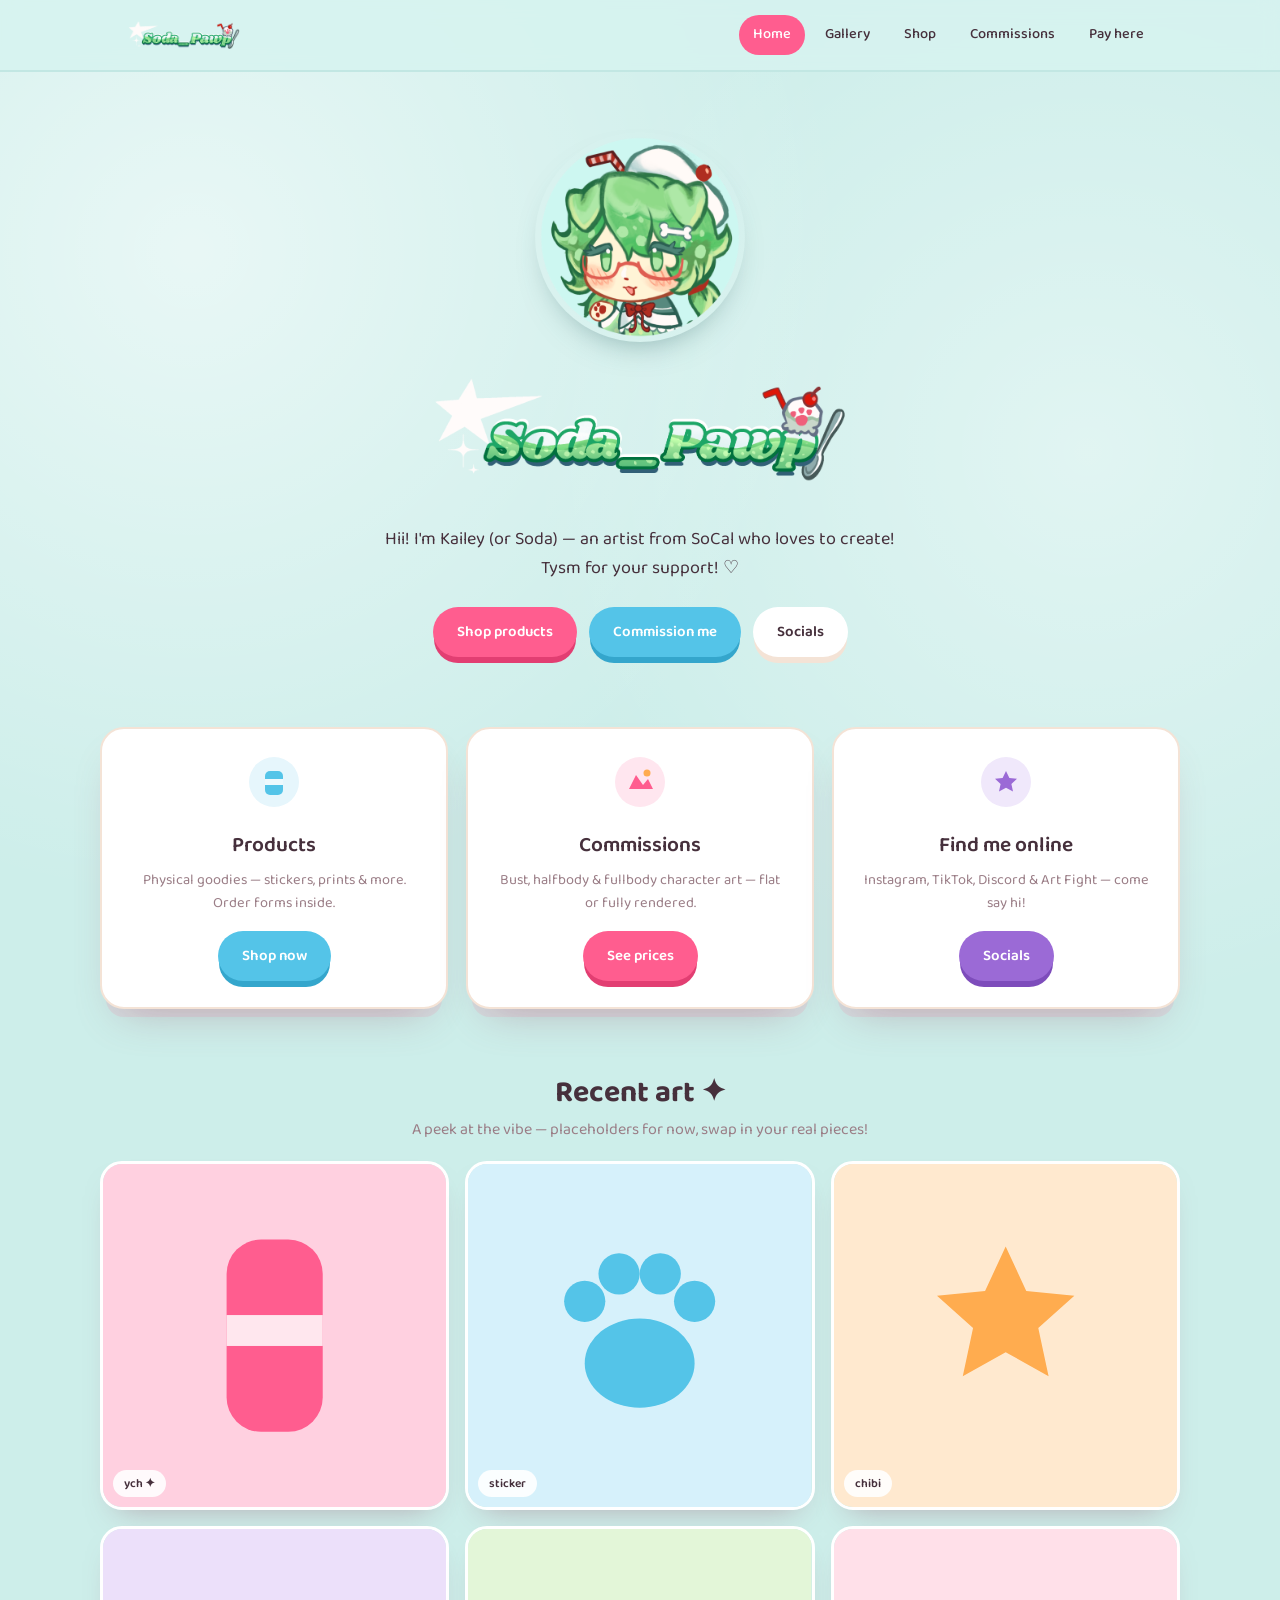
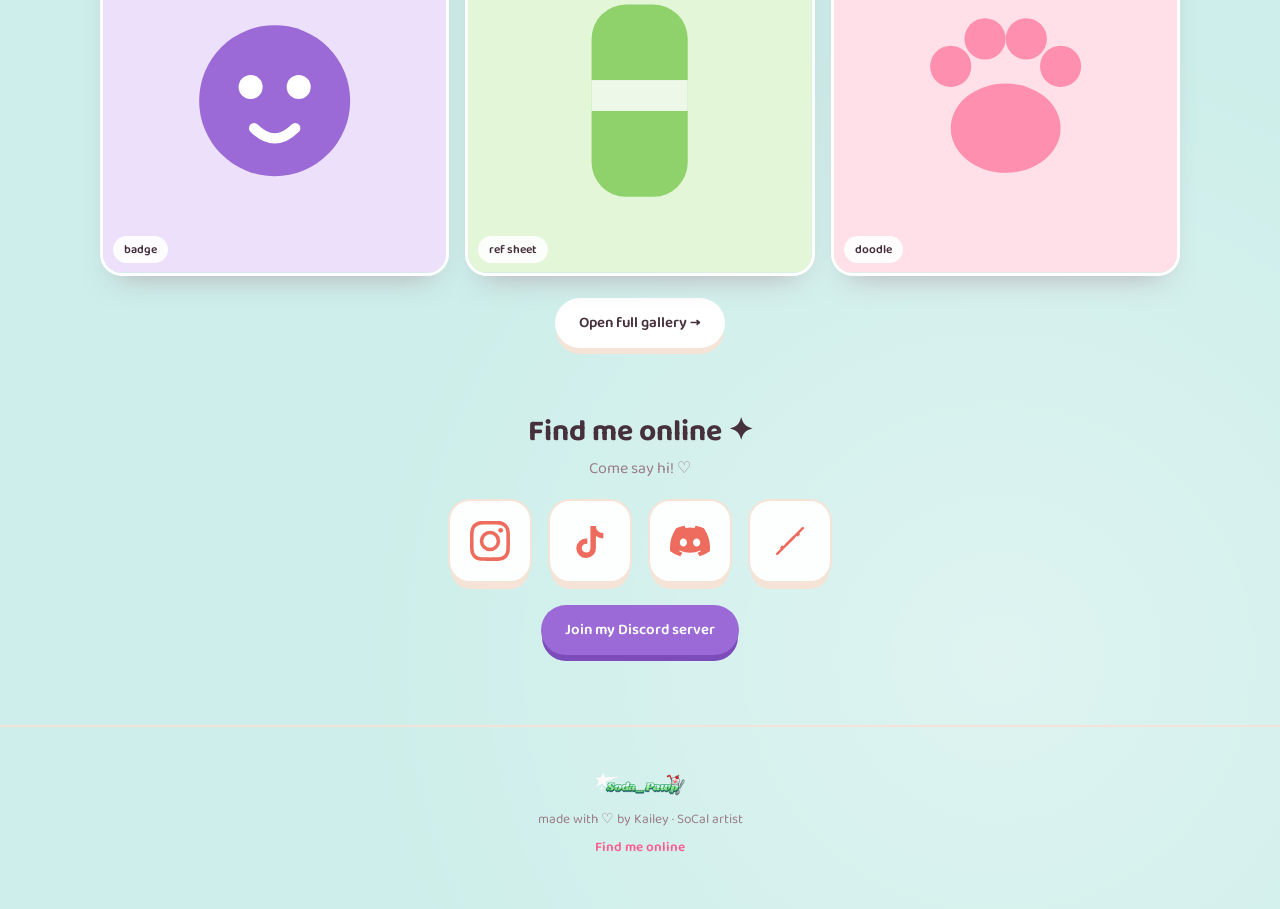
<file: index.html>
<!DOCTYPE html>
<html lang="en">
<head>
<meta charset="UTF-8" />
<meta name="viewport" content="width=device-width, initial-scale=1.0" />
<title>Soda Pawp — art by Kailey</title>
<link rel="preconnect" href="https://fonts.googleapis.com" />
<link rel="preconnect" href="https://fonts.gstatic.com" crossorigin />
<link href="https://fonts.googleapis.com/css2?family=Baloo+2:wght@400;500;600;700;800&display=swap" rel="stylesheet" />
<link rel="stylesheet" href="style.css" />
</head>
<body>

<div class="bubbles">
  <span style="left:6%;width:40px;height:40px;background:#ff5d8f;animation-duration:15s"></span>
  <span style="left:20%;width:22px;height:22px;background:#54c4e8;animation-duration:11s;animation-delay:2s"></span>
  <span style="left:38%;width:32px;height:32px;background:#ffac4f;animation-duration:18s;animation-delay:1s"></span>
  <span style="left:55%;width:18px;height:18px;background:#9b6ad6;animation-duration:9s;animation-delay:3s"></span>
  <span style="left:70%;width:46px;height:46px;background:#8fd16a;animation-duration:20s"></span>
  <span style="left:84%;width:26px;height:26px;background:#ff5d8f;animation-duration:13s;animation-delay:2.5s"></span>
  <span style="left:92%;width:16px;height:16px;background:#54c4e8;animation-duration:10s;animation-delay:1.5s"></span>
</div>

<header>
  <div class="nav-in">
    <a class="logo" href="index.html">
      <img class="logomark" src="logo1.png" alt="Soda Pawp" onerror="this.style.display='none';this.nextElementSibling.style.display='inline'">
      <span class="logo-fallback" style="display:none">Soda<b>Pawp</b></span>
    </a>
    <nav class="nav">
      <a href="index.html" class="active">Home</a>
      <a href="gallery.html">Gallery</a>
      <a href="shop.html">Shop</a>
      <a href="commissions.html">Commissions</a>
      <a href="pay.html">Pay here</a>
    </nav>
  </div>
</header>

<main>
  <section class="hero wrap">
    <img class="pfp" src="pfp1.png" alt="Soda" onerror="this.style.display='none';this.nextElementSibling.style.display='block'">
    <svg class="mascot" viewBox="0 0 120 150" xmlns="http://www.w3.org/2000/svg" style="display:none">
      <ellipse cx="60" cy="142" rx="34" ry="6" fill="#46303c" opacity=".12"/>
      <rect x="28" y="34" width="64" height="98" rx="20" fill="#ff5d8f"/>
      <rect x="28" y="70" width="64" height="20" fill="#fff" opacity=".9"/>
      <rect x="44" y="22" width="32" height="16" rx="7" fill="#c9446e"/>
      <circle cx="50" cy="58" r="4.5" fill="#46303c"/><circle cx="70" cy="58" r="4.5" fill="#46303c"/>
      <path d="M52 66 Q60 72 68 66" stroke="#46303c" stroke-width="3" fill="none" stroke-linecap="round"/>
      <circle cx="43" cy="64" r="4" fill="#ffaecb"/><circle cx="77" cy="64" r="4" fill="#ffaecb"/>
      <!-- little paw on the belly -->
      <g transform="translate(60,108)" fill="#ff5d8f" stroke="#fff" stroke-width="2">
        <ellipse cx="0" cy="2" rx="9" ry="7"/><circle cx="-9" cy="-7" r="3.2"/><circle cx="-3" cy="-11" r="3.2"/><circle cx="3" cy="-11" r="3.2"/><circle cx="9" cy="-7" r="3.2"/>
      </g>
      <circle cx="20" cy="40" r="6" fill="#54c4e8" opacity=".8"/><circle cx="100" cy="30" r="8" fill="#ffac4f" opacity=".8"/><circle cx="104" cy="92" r="5" fill="#9b6ad6" opacity=".8"/>
    </svg>
    <img class="hero-logo" src="logo1.png" alt="Soda Pawp" onerror="this.style.display='none';this.nextElementSibling.style.display='block'">
    <h1 style="display:none">Soda <span class="pop">Pawp</span></h1>
    <p class="lede">Hii! I'm Kailey (or Soda) — an artist from SoCal who loves to create! Tysm for your support! ♡</p>
    <div class="cta-row">
      <a class="btn btn-cherry" href="shop.html">Shop products</a>
      <a class="btn btn-blue" href="commissions.html">Commission me</a>
      <a class="btn btn-ghost" href="#socials">Socials</a>
    </div>
  </section>

  <section class="section wrap">
    <div class="cards">
      <div class="card">
        <svg class="ico" viewBox="0 0 54 54"><circle cx="27" cy="27" r="25" fill="#e6f6fc"/><rect x="18" y="16" width="18" height="24" rx="5" fill="#54c4e8"/><rect x="18" y="24" width="18" height="6" fill="#fff" opacity=".9"/></svg>
        <h3>Products</h3>
        <p>Physical goodies — stickers, prints &amp; more. Order forms inside.</p>
        <a class="btn btn-blue" href="shop.html">Shop now</a>
      </div>
      <div class="card">
        <svg class="ico" viewBox="0 0 54 54"><circle cx="27" cy="27" r="25" fill="#ffe6ef"/><path d="M16 34 L23 20 L30 30 L35 24 L40 34 Z" fill="#ff5d8f"/><circle cx="34" cy="18" r="3.5" fill="#ffac4f"/></svg>
        <h3>Commissions</h3>
        <p>Bust, halfbody &amp; fullbody character art — flat or fully rendered.</p>
        <a class="btn btn-cherry" href="commissions.html">See prices</a>
      </div>
      <div class="card">
        <svg class="ico" viewBox="0 0 54 54"><circle cx="27" cy="27" r="25" fill="#f0e8fb"/><path d="M27 16 l3.4 7 7.6 .8 -5.6 5.2 1.6 7.5 -7-3.8 -7 3.8 1.6-7.5 -5.6-5.2 7.6-.8 Z" fill="#9b6ad6"/></svg>
        <h3>Find me online</h3>
        <p>Instagram, TikTok, Discord &amp; Art Fight — come say hi!</p>
        <a class="btn btn-grape" href="#socials">Socials</a>
      </div>
    </div>
  </section>

  <section class="section wrap">
    <div class="center" style="margin-bottom:18px;">
      <h2 style="font-size:30px;">Recent art ✦</h2>
      <p style="color:var(--soft)">A peek at the vibe — placeholders for now, swap in your real pieces!</p>
    </div>
    <div class="art-grid" id="artGrid"></div>
    <div class="row-btns" style="margin-top:22px;">
      <a class="btn btn-ghost" href="gallery.html">Open full gallery →</a>
    </div>
  </section>

  <section class="section wrap" id="socials">
    <div class="center" style="margin-bottom:18px;">
      <h2 style="font-size:30px;">Find me online ✦</h2>
      <p style="color:var(--soft)">Come say hi! ♡</p>
    </div>
    <div class="socials">
      <a class="social" href="https://www.instagram.com/soda_pawp" target="_blank" rel="noopener" aria-label="Instagram" title="Instagram">
        <svg viewBox="0 0 24 24"><path d="M12 2.16c3.2 0 3.58.01 4.85.07 1.17.05 1.8.25 2.23.41.56.22.96.48 1.38.9.42.42.68.82.9 1.38.16.42.36 1.06.41 2.23.06 1.27.07 1.65.07 4.85s-.01 3.58-.07 4.85c-.05 1.17-.25 1.8-.41 2.23-.22.56-.48.96-.9 1.38-.42.42-.82.68-1.38.9-.42.16-1.06.36-2.23.41-1.27.06-1.65.07-4.85.07s-3.58-.01-4.85-.07c-1.17-.05-1.8-.25-2.23-.41-.56-.22-.96-.48-1.38-.9-.42-.42-.68-.82-.9-1.38-.16-.42-.36-1.06-.41-2.23C2.17 15.58 2.16 15.2 2.16 12s.01-3.58.07-4.85c.05-1.17.25-1.8.41-2.23.22-.56.48-.96.9-1.38.42-.42.82-.68 1.38-.9.42-.16 1.06-.36 2.23-.41C8.42 2.17 8.8 2.16 12 2.16M12 0C8.74 0 8.33.01 7.05.07 5.78.13 4.9.33 4.14.63c-.79.31-1.46.72-2.12 1.38C1.36 2.67.95 3.34.63 4.14.33 4.9.13 5.78.07 7.05.01 8.33 0 8.74 0 12s.01 3.67.07 4.95c.06 1.27.26 2.15.56 2.91.31.79.72 1.46 1.38 2.12.66.66 1.33 1.07 2.12 1.38.76.3 1.64.5 2.91.56C8.33 23.99 8.74 24 12 24s3.67-.01 4.95-.07c1.27-.06 2.15-.26 2.91-.56.79-.31 1.46-.72 2.12-1.38.66-.66 1.07-1.33 1.38-2.12.3-.76.5-1.64.56-2.91.06-1.28.07-1.69.07-4.95s-.01-3.67-.07-4.95c-.06-1.27-.26-2.15-.56-2.91-.31-.79-.72-1.46-1.38-2.12C21.33 1.36 20.66.95 19.86.63 19.1.33 18.22.13 16.95.07 15.67.01 15.26 0 12 0z"/><path d="M12 5.84A6.16 6.16 0 1 0 18.16 12 6.16 6.16 0 0 0 12 5.84zM12 16a4 4 0 1 1 4-4 4 4 0 0 1-4 4z"/><circle cx="18.41" cy="5.59" r="1.44"/></svg>
      </a>
      <a class="social" href="https://www.tiktok.com/@soda_pawp" target="_blank" rel="noopener" aria-label="TikTok" title="TikTok">
        <svg viewBox="0 0 24 24"><path d="M16.6 5.82a4.28 4.28 0 0 1-1.05-2.82h-3.3v13.4a2.59 2.59 0 0 1-2.59 2.5 2.59 2.59 0 1 1 .73-5.07v-3.3a5.85 5.85 0 0 0-.73-.05A5.89 5.89 0 1 0 15.55 16V9.01a7.56 7.56 0 0 0 4.45 1.43V7.14a4.28 4.28 0 0 1-3.4-1.32z"/></svg>
      </a>
      <a class="social" href="https://discord.com/users/541705473372454942" target="_blank" rel="noopener" aria-label="Discord" title="Discord">
        <svg viewBox="0 0 24 24"><path d="M20.32 4.37A19.8 19.8 0 0 0 15.45 2.86a.07.07 0 0 0-.08.04c-.21.37-.44.86-.6 1.24a18.27 18.27 0 0 0-5.48 0 12.6 12.6 0 0 0-.61-1.24.08.08 0 0 0-.08-.04A19.74 19.74 0 0 0 3.7 4.37a.07.07 0 0 0-.03.03C.53 9.05-.32 13.58.1 18.06a.08.08 0 0 0 .03.05 19.9 19.9 0 0 0 5.99 3.03.08.08 0 0 0 .09-.03c.46-.63.87-1.29 1.23-1.99a.08.08 0 0 0-.04-.11 13.1 13.1 0 0 1-1.87-.89.08.08 0 0 1-.01-.13c.13-.09.25-.19.37-.29a.08.08 0 0 1 .08-.01c3.93 1.79 8.18 1.79 12.06 0a.08.08 0 0 1 .08.01c.12.1.24.2.37.29a.08.08 0 0 1-.01.13c-.6.35-1.22.65-1.87.89a.08.08 0 0 0-.04.11c.36.7.78 1.36 1.23 1.99a.08.08 0 0 0 .09.03 19.84 19.84 0 0 0 6-3.03.08.08 0 0 0 .03-.05c.5-5.18-.84-9.67-3.55-13.66a.06.06 0 0 0-.03-.03zM8.02 15.33c-1.18 0-2.16-1.08-2.16-2.42s.96-2.42 2.16-2.42c1.21 0 2.18 1.09 2.16 2.42 0 1.34-.96 2.42-2.16 2.42zm7.97 0c-1.18 0-2.16-1.08-2.16-2.42s.96-2.42 2.16-2.42c1.21 0 2.18 1.09 2.16 2.42 0 1.34-.95 2.42-2.16 2.42z"/></svg>
      </a>
      <a class="social" href="https://artfight.net/~Soda_Pawp" target="_blank" rel="noopener" aria-label="Art Fight" title="Art Fight">
        <svg viewBox="0 0 24 24"><path d="M3.8 20.2c-.3-.3-.3-.74 0-1.04L14 9l1.04 1.04L4.84 20.2c-.3.3-.74.3-1.04 0zM15.66 8.34l1.4-1.4 1.04 1.04-1.4 1.4-1.04-1.04z"/><path d="M20.2 3.8c.3.3.3.74 0 1.04L10 15.04 8.96 14 19.16 3.8c.3-.3.74-.3 1.04 0zM8.34 15.66l-1.4 1.4L5.9 16l1.4-1.4 1.04 1.06z"/></svg>
      </a>
    </div>
    <div class="row-btns" style="margin-top:22px;">
      <a class="btn btn-grape" href="https://discord.gg/wv8xgqnepA" target="_blank" rel="noopener">Join my Discord server</a>
    </div>
  </section>
</main>

<footer>
  <a class="logo" href="index.html"><img class="logomark" src="logo1.png" alt="Soda Pawp" onerror="this.style.display='none';this.nextElementSibling.style.display='inline'"><span class="logo-fallback" style="display:none">Soda<b>Pawp</b></span></a>
  <div>made with ♡ by Kailey · SoCal artist</div>
  <div style="margin-top:6px;"><a href="contact.html">Find me online</a></div>
</footer>

<script src="images.js"></script>
<script>
  // cute placeholder art tiles (swap for real images later)
  const palettes=[['#ff5d8f','#ffd0e0'],['#54c4e8','#d6f1fb'],['#ffac4f','#ffe9cf'],['#9b6ad6','#ece0fa'],['#8fd16a','#e3f6d8'],['#ff8fae','#ffe0e9']];
  const motifs=[
    c=>`<rect x="36" y="22" width="28" height="56" rx="10" fill="${c[0]}"/><rect x="36" y="44" width="28" height="9" fill="#fff" opacity=".85"/>`,
    c=>`<g fill="${c[0]}"><ellipse cx="50" cy="58" rx="16" ry="13"/><circle cx="34" cy="40" r="6"/><circle cx="44" cy="32" r="6"/><circle cx="56" cy="32" r="6"/><circle cx="66" cy="40" r="6"/></g>`,
    c=>`<path d="M50 24 l6 13 14 1.4 -10.5 9.4 3 14 -12.5-7 -12.5 7 3-14 -10.5-9.4 14-1.4 Z" fill="${c[0]}"/>`,
    c=>`<circle cx="50" cy="50" r="22" fill="${c[0]}"/><circle cx="43" cy="46" r="3.5" fill="#fff"/><circle cx="57" cy="46" r="3.5" fill="#fff"/><path d="M44 58 Q50 64 56 58" stroke="#fff" stroke-width="3" fill="none" stroke-linecap="round"/>`
  ];
  const tags=['ych ✦','sticker','chibi','badge','ref sheet','doodle'];
  const drive=window.SODA_IMAGES||[];const driveUrl=window.driveUrl;
  let html='';
  for(let i=0;i<6;i++){const c=palettes[i%palettes.length];const m=motifs[i%motifs.length];
    const id=drive[i];
    const img=id?`<img src="${driveUrl(id)}" data-fid="${id}" referrerpolicy="no-referrer" onerror="driveErr(this)" alt="">`:`<img src="images/art-${i+1}.jpg" referrerpolicy="no-referrer" onerror="this.remove()" alt="">`;
    html+=`<a class="art" href="gallery.html"><svg viewBox="0 0 100 100"><rect width="100" height="100" fill="${c[1]}"/>${m(c)}</svg>${img}<span class="tag">${tags[i%tags.length]}</span></a>`;}
  document.getElementById('artGrid').innerHTML=html;
</script>
</body>
</html>
</file>
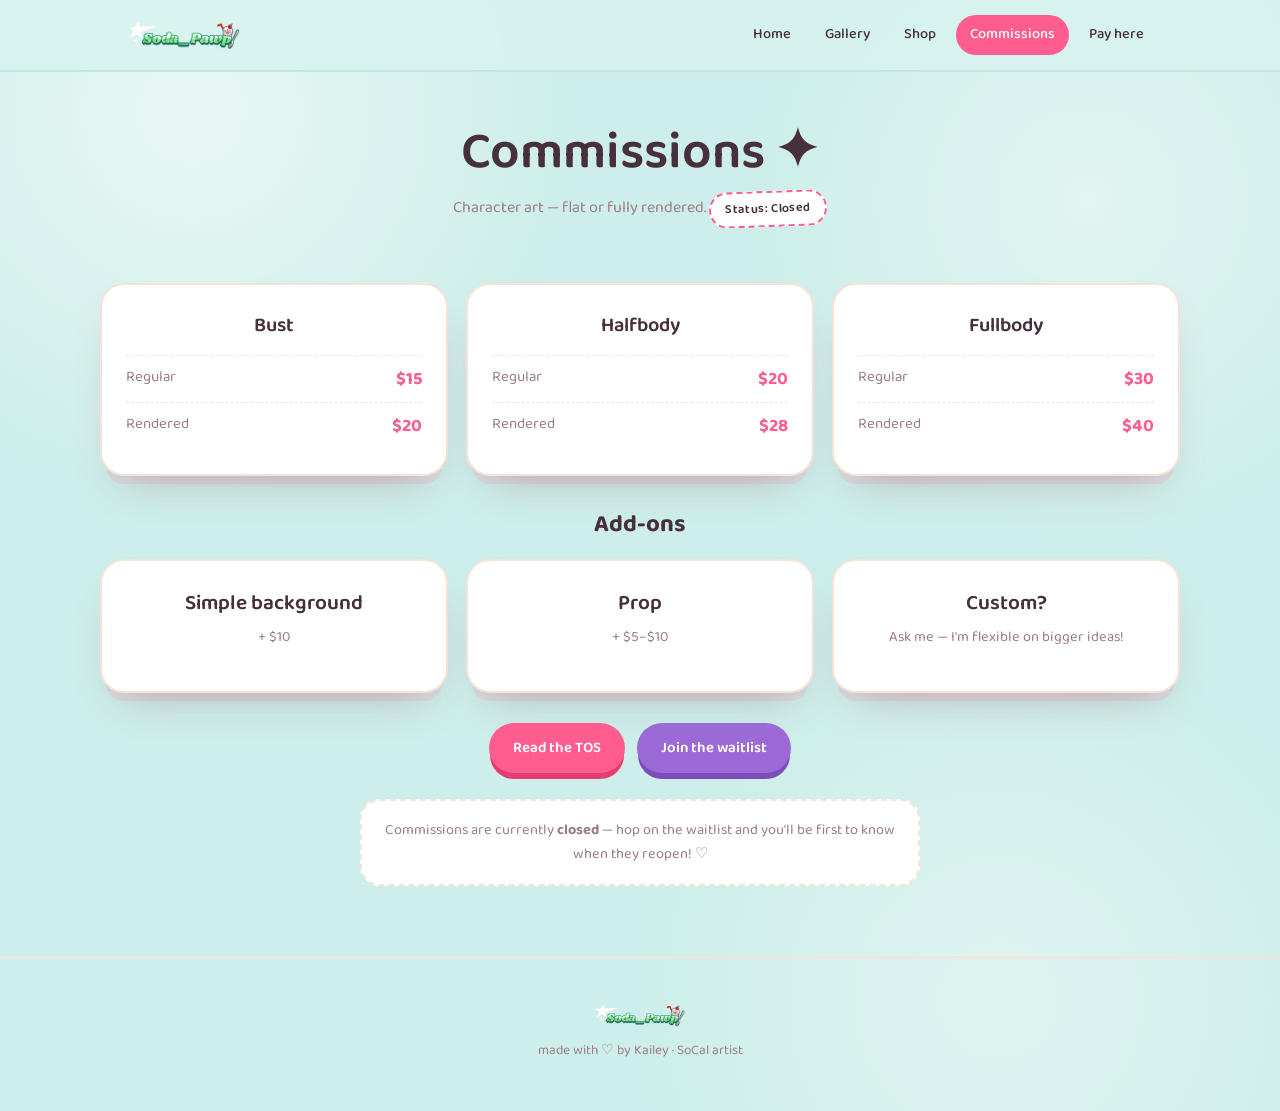
<file: commissions.html>
<!DOCTYPE html>
<html lang="en">
<head>
<meta charset="UTF-8" />
<meta name="viewport" content="width=device-width, initial-scale=1.0" />
<title>Commissions — Soda Pawp</title>
<link rel="preconnect" href="https://fonts.googleapis.com" />
<link rel="preconnect" href="https://fonts.gstatic.com" crossorigin />
<link href="https://fonts.googleapis.com/css2?family=Baloo+2:wght@400;500;600;700;800&display=swap" rel="stylesheet" />
<link rel="stylesheet" href="style.css" />
</head>
<body>

<div class="bubbles">
  <span style="left:10%;width:36px;height:36px;background:#ff5d8f;animation-duration:16s"></span>
  <span style="left:44%;width:22px;height:22px;background:#ffac4f;animation-duration:12s;animation-delay:2s"></span>
  <span style="left:76%;width:40px;height:40px;background:#9b6ad6;animation-duration:18s;animation-delay:1s"></span>
</div>

<header>
  <div class="nav-in">
    <a class="logo" href="index.html">
      <img class="logomark" src="logo1.png" alt="Soda Pawp" onerror="this.style.display='none';this.nextElementSibling.style.display='inline'">
      <span class="logo-fallback" style="display:none">Soda<b>Pawp</b></span>
    </a>
    <nav class="nav">
      <a href="index.html">Home</a>
      <a href="gallery.html">Gallery</a>
      <a href="shop.html">Shop</a>
      <a href="commissions.html" class="active">Commissions</a>
      <a href="pay.html">Pay here</a>
    </nav>
  </div>
</header>

<main>
  <section class="page-head wrap">
    <h1>Commissions ✦</h1>
    <p>Character art — flat or fully rendered. <span class="pill closed" id="commStatus">Status: Closed</span></p>
  </section>

  <section class="section wrap">
    <div class="prices">
      <div class="price">
        <div class="ptype">Bust</div>
        <div class="row"><span>Regular</span><b>$15</b></div>
        <div class="row"><span>Rendered</span><b>$20</b></div>
      </div>
      <div class="price">
        <div class="ptype">Halfbody</div>
        <div class="row"><span>Regular</span><b>$20</b></div>
        <div class="row"><span>Rendered</span><b>$28</b></div>
      </div>
      <div class="price">
        <div class="ptype">Fullbody</div>
        <div class="row"><span>Regular</span><b>$30</b></div>
        <div class="row"><span>Rendered</span><b>$40</b></div>
      </div>
    </div>

    <div class="center" style="margin-top:30px;">
      <h2 style="font-size:24px;">Add-ons</h2>
    </div>
    <div class="cards" style="margin-top:14px;">
      <div class="card"><h3>Simple background</h3><p>+ $10</p></div>
      <div class="card"><h3>Prop</h3><p>+ $5–$10</p></div>
      <div class="card"><h3>Custom?</h3><p>Ask me — I'm flexible on bigger ideas!</p></div>
    </div>

    <div class="row-btns" style="margin-top:30px;">
      <a class="btn btn-cherry" href="tos.html">Read the TOS</a>
      <a class="btn btn-grape" href="https://forms.gle/xNKrtmxmKZ3cr82T6" target="_blank" rel="noopener">Join the waitlist</a>
    </div>
    <div class="note" style="max-width:560px;margin:26px auto 0;" id="commNote">Commissions are currently <b>closed</b> — hop on the waitlist and you'll be first to know when they reopen! ♡</div>
  </section>
</main>

<footer>
  <a class="logo" href="index.html"><img class="logomark" src="logo1.png" alt="Soda Pawp" onerror="this.style.display='none';this.nextElementSibling.style.display='inline'"><span class="logo-fallback" style="display:none">Soda<b>Pawp</b></span></a>
  <div>made with ♡ by Kailey · SoCal artist</div>
</footer>

<script src="config.js"></script>
<script>
  (function(){
    var open = window.COMMISSIONS_OPEN;
    var pill = document.getElementById('commStatus');
    var note = document.getElementById('commNote');
    if(open){
      pill.textContent = 'Status: Open!';
      pill.className = 'pill open';
      note.innerHTML = 'Commissions are <b>open</b> right now — fill out the form to grab a slot! ♡';
    } else {
      pill.textContent = 'Status: Closed';
      pill.className = 'pill closed';
      note.innerHTML = 'Commissions are currently <b>closed</b> — hop on the waitlist and you\'ll be first to know when they reopen! ♡';
    }
  })();
</script>

</body>
</html>
</file>
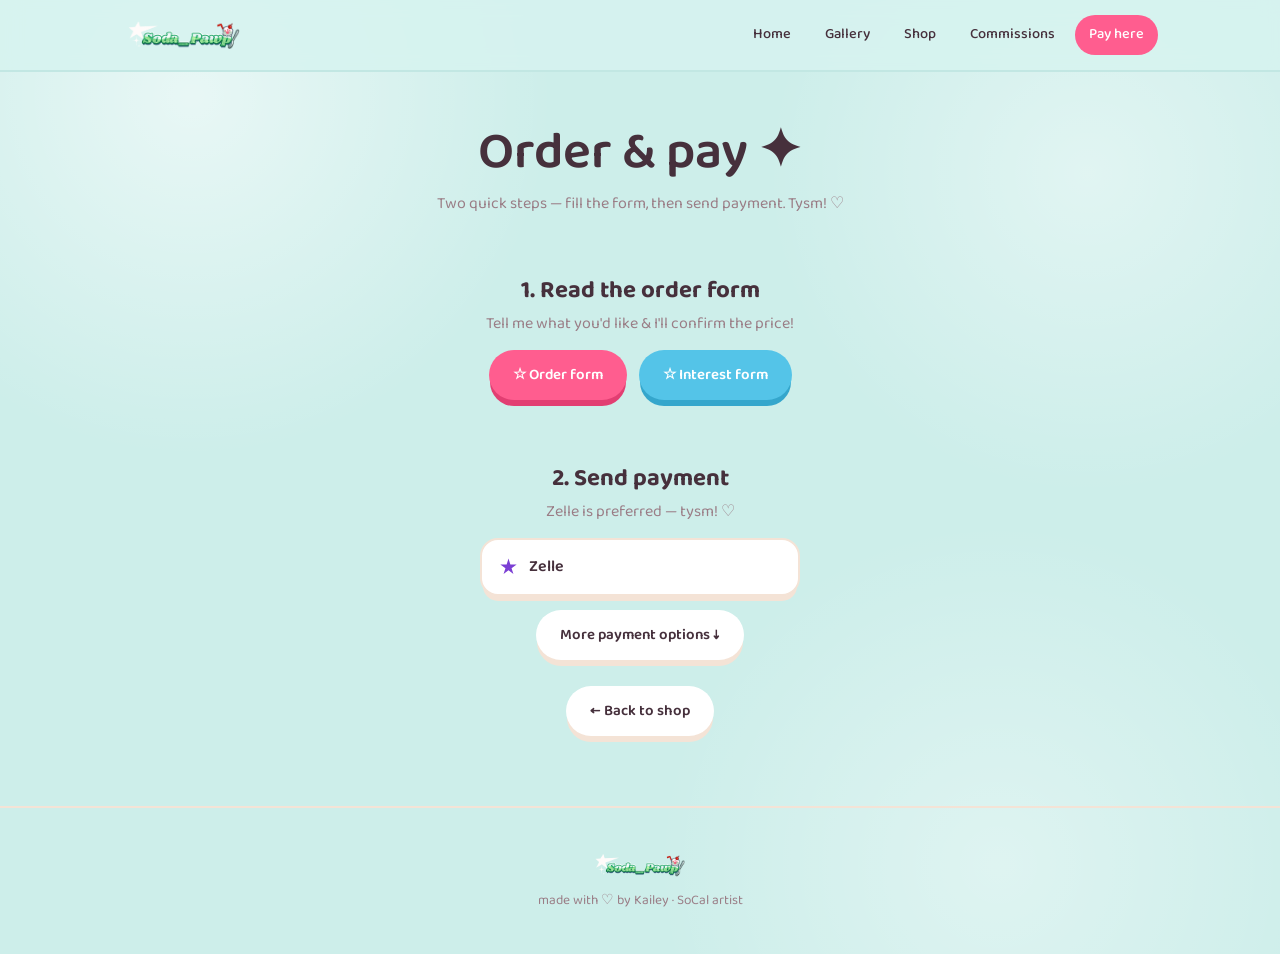
<file: contact.html>
<!DOCTYPE html>
<html lang="en">
<head>
<meta charset="UTF-8" />
<meta http-equiv="refresh" content="0; url=pay.html" />
<title>Redirecting…</title>
</head>
<body>
<p>This page moved — <a href="pay.html">go to Pay here</a>.</p>
</body>
</html>
</file>
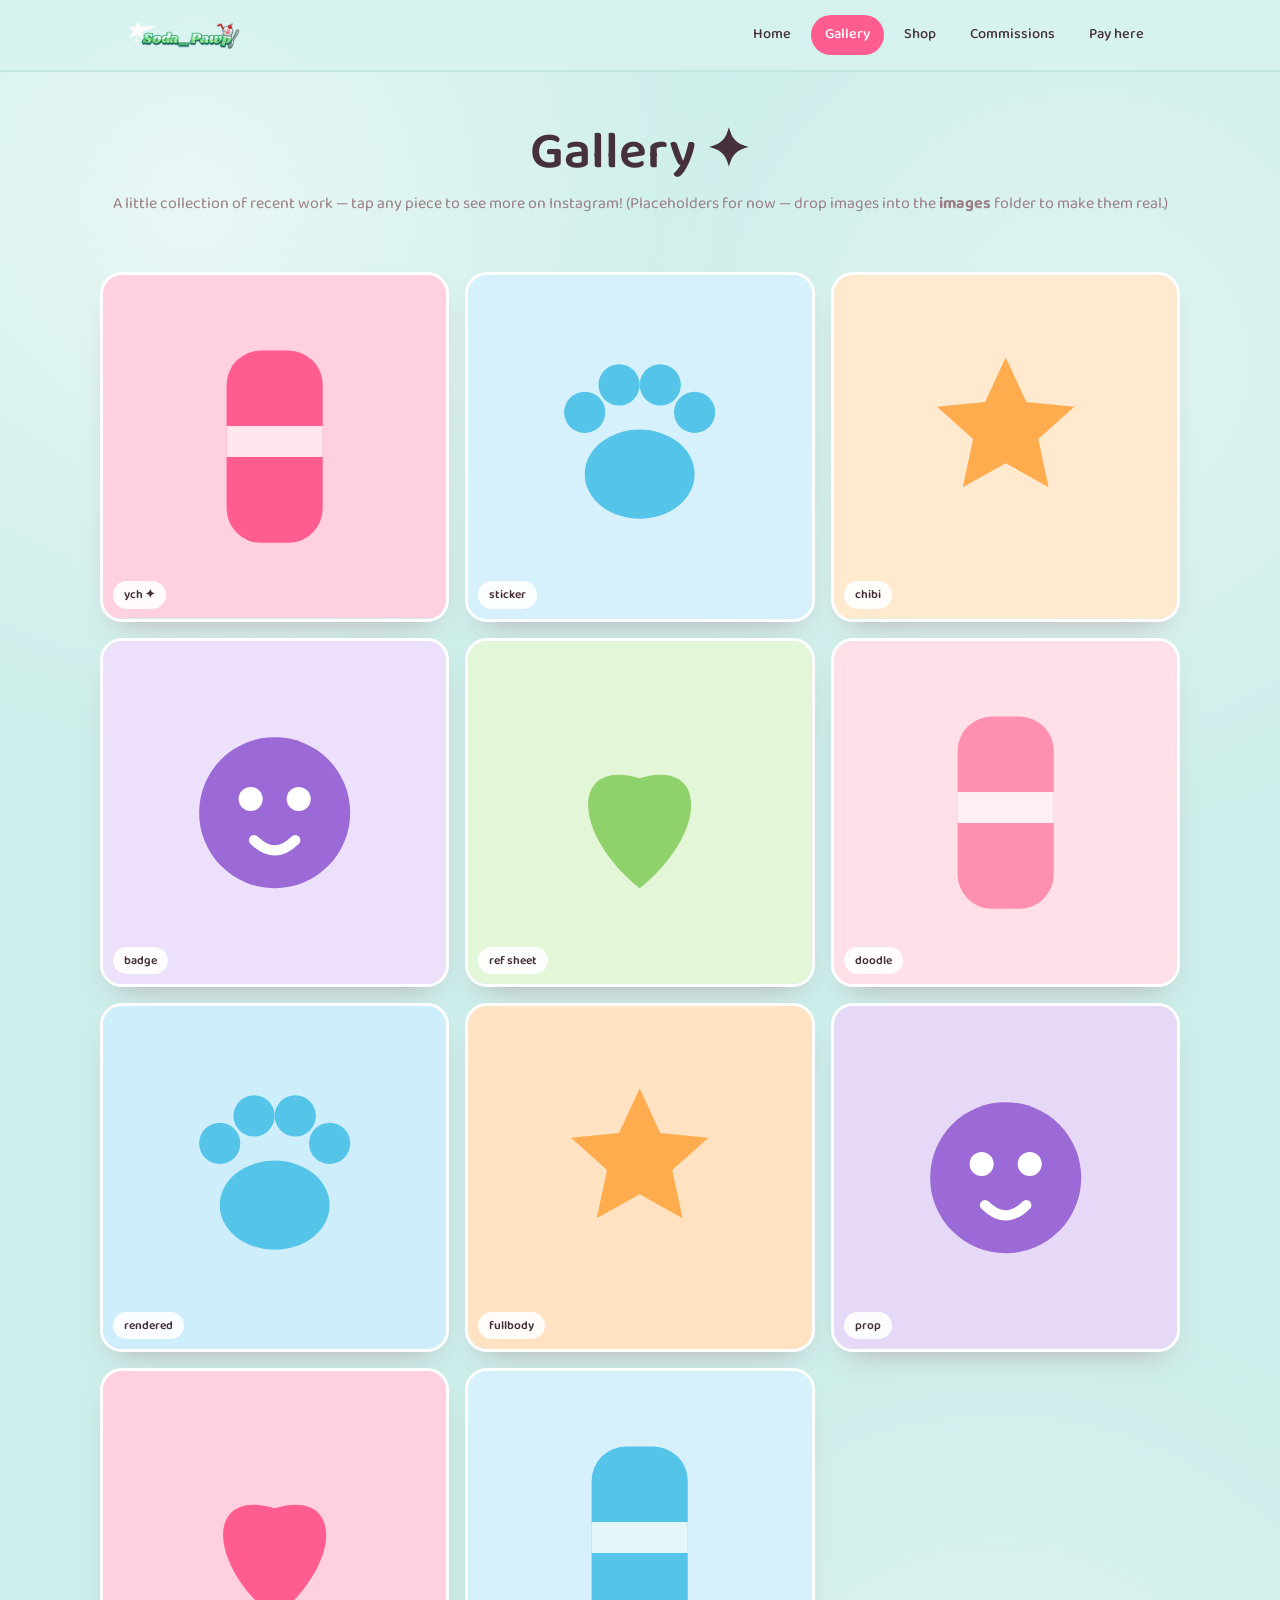
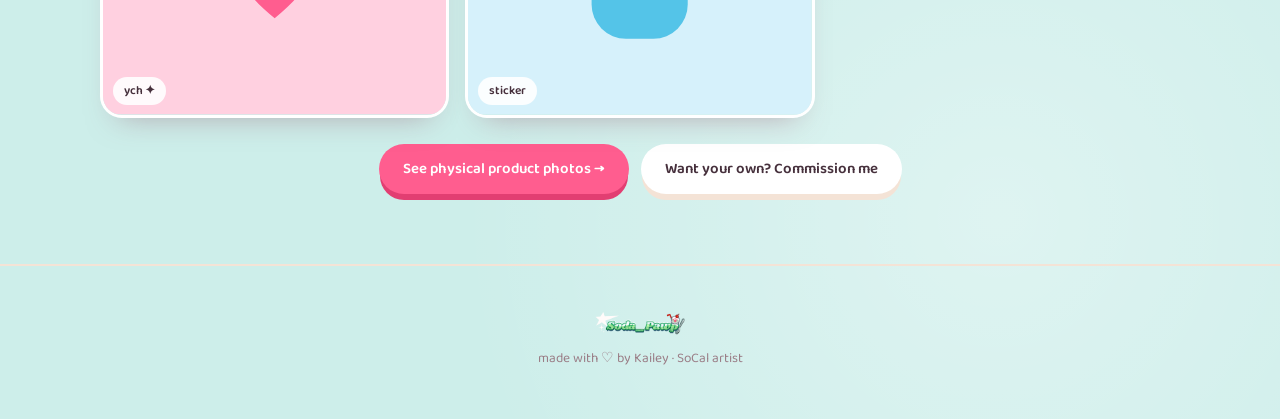
<file: gallery.html>
<!DOCTYPE html>
<html lang="en">
<head>
<meta charset="UTF-8" />
<meta name="viewport" content="width=device-width, initial-scale=1.0" />
<title>Gallery — Soda Pawp</title>
<link rel="preconnect" href="https://fonts.googleapis.com" />
<link rel="preconnect" href="https://fonts.gstatic.com" crossorigin />
<link href="https://fonts.googleapis.com/css2?family=Baloo+2:wght@400;500;600;700;800&display=swap" rel="stylesheet" />
<link rel="stylesheet" href="style.css" />
</head>
<body>

<div class="bubbles">
  <span style="left:8%;width:34px;height:34px;background:#ff5d8f;animation-duration:16s"></span>
  <span style="left:30%;width:20px;height:20px;background:#54c4e8;animation-duration:11s;animation-delay:2s"></span>
  <span style="left:60%;width:42px;height:42px;background:#ffac4f;animation-duration:19s;animation-delay:1s"></span>
  <span style="left:82%;width:24px;height:24px;background:#9b6ad6;animation-duration:13s;animation-delay:2.5s"></span>
</div>

<header>
  <div class="nav-in">
    <a class="logo" href="index.html">
      <img class="logomark" src="logo1.png" alt="Soda Pawp" onerror="this.style.display='none';this.nextElementSibling.style.display='inline'">
      <span class="logo-fallback" style="display:none">Soda<b>Pawp</b></span>
    </a>
    <nav class="nav">
      <a href="index.html">Home</a>
      <a href="gallery.html" class="active">Gallery</a>
      <a href="shop.html">Shop</a>
      <a href="commissions.html">Commissions</a>
      <a href="pay.html">Pay here</a>
    </nav>
  </div>
</header>

<main>
  <section class="page-head wrap">
    <h1>Gallery ✦</h1>
    <p>A little collection of recent work — tap any piece to see more on Instagram! (Placeholders for now — drop images into the <b>images</b> folder to make them real.)</p>
  </section>

  <section class="section wrap">
    <div class="art-grid" id="artGrid"></div>
    <div class="row-btns" style="margin-top:26px;">
      <a class="btn btn-cherry" href="https://drive.google.com/drive/folders/1duORkIlEJBHWimkKHtrhyfQEWfX2cEQp" target="_blank" rel="noopener">See physical product photos →</a>
      <a class="btn btn-ghost" href="commissions.html">Want your own? Commission me</a>
    </div>
  </section>
</main>

<footer>
  <a class="logo" href="index.html"><img class="logomark" src="logo1.png" alt="Soda Pawp" onerror="this.style.display='none';this.nextElementSibling.style.display='inline'"><span class="logo-fallback" style="display:none">Soda<b>Pawp</b></span></a>
  <div>made with ♡ by Kailey · SoCal artist</div>
</footer>

<script src="images.js"></script>
<script>
  const palettes=[['#ff5d8f','#ffd0e0'],['#54c4e8','#d6f1fb'],['#ffac4f','#ffe9cf'],['#9b6ad6','#ece0fa'],['#8fd16a','#e3f6d8'],['#ff8fae','#ffe0e9'],['#54c4e8','#cfeefc'],['#ffac4f','#ffe2c2'],['#9b6ad6','#e6d8f7']];
  const motifs=[
    c=>`<rect x="36" y="22" width="28" height="56" rx="10" fill="${c[0]}"/><rect x="36" y="44" width="28" height="9" fill="#fff" opacity=".85"/>`,
    c=>`<g fill="${c[0]}"><ellipse cx="50" cy="58" rx="16" ry="13"/><circle cx="34" cy="40" r="6"/><circle cx="44" cy="32" r="6"/><circle cx="56" cy="32" r="6"/><circle cx="66" cy="40" r="6"/></g>`,
    c=>`<path d="M50 24 l6 13 14 1.4 -10.5 9.4 3 14 -12.5-7 -12.5 7 3-14 -10.5-9.4 14-1.4 Z" fill="${c[0]}"/>`,
    c=>`<circle cx="50" cy="50" r="22" fill="${c[0]}"/><circle cx="43" cy="46" r="3.5" fill="#fff"/><circle cx="57" cy="46" r="3.5" fill="#fff"/><path d="M44 58 Q50 64 56 58" stroke="#fff" stroke-width="3" fill="none" stroke-linecap="round"/>`,
    c=>`<path d="M50 72 C30 56 30 34 50 40 C70 34 70 56 50 72 Z" fill="${c[0]}"/>`
  ];
  const tags=['ych ✦','sticker','chibi','badge','ref sheet','doodle','rendered','fullbody','prop'];
  const drive = window.SODA_IMAGES || [];
  const driveUrl = window.driveUrl;
  let html='';
  const N=drive.length||12;
  for(let i=0;i<N;i++){const c=palettes[i%palettes.length];const m=motifs[i%motifs.length];
    const id=drive[i];
    const img=id?`<img src="${driveUrl(id)}" data-fid="${id}" referrerpolicy="no-referrer" onerror="driveErr(this)" alt="">`:`<img src="images/art-${i+1}.jpg" referrerpolicy="no-referrer" onerror="this.remove()" alt="">`;
    html+=`<a class="art" href="shop.html" title="See it in the shop →"><svg viewBox="0 0 100 100"><rect width="100" height="100" fill="${c[1]}"/>${m(c)}</svg>${img}<span class="tag">${tags[i%tags.length]}</span></a>`;}
  document.getElementById('artGrid').innerHTML=html;
</script>
</body>
</html>
</file>
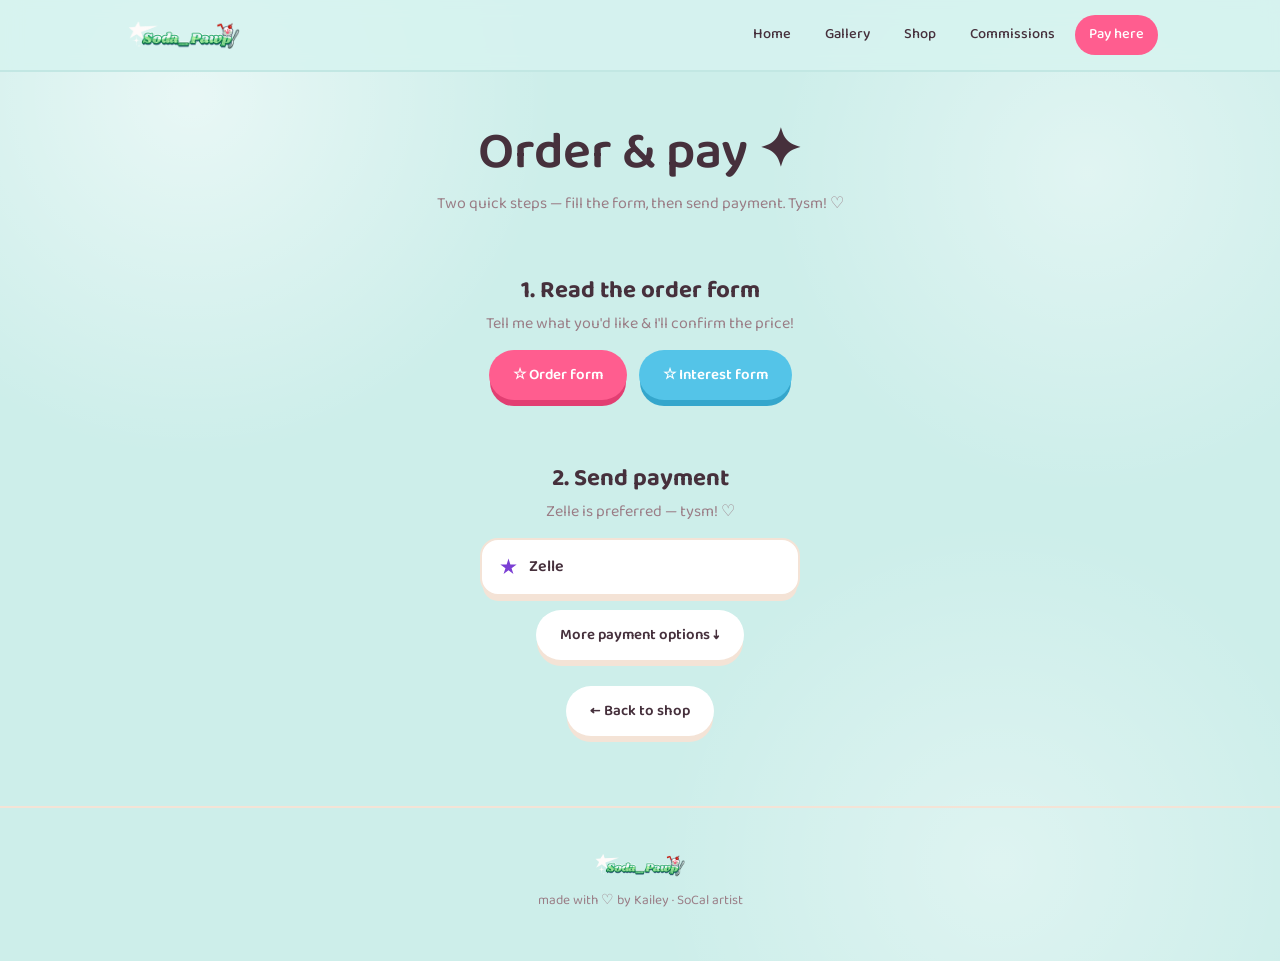
<file: pay.html>
<!DOCTYPE html>
<html lang="en">
<head>
<meta charset="UTF-8" />
<meta name="viewport" content="width=device-width, initial-scale=1.0" />
<title>Pay here — Soda Pawp</title>
<link rel="preconnect" href="https://fonts.googleapis.com" />
<link rel="preconnect" href="https://fonts.gstatic.com" crossorigin />
<link href="https://fonts.googleapis.com/css2?family=Baloo+2:wght@400;500;600;700;800&display=swap" rel="stylesheet" />
<link rel="stylesheet" href="style.css" />
</head>
<body>

<div class="bubbles">
  <span style="left:14%;width:34px;height:34px;background:#9b6ad6;animation-duration:16s"></span>
  <span style="left:50%;width:22px;height:22px;background:#54c4e8;animation-duration:12s;animation-delay:2s"></span>
  <span style="left:84%;width:40px;height:40px;background:#ff5d8f;animation-duration:18s;animation-delay:1s"></span>
</div>

<header>
  <div class="nav-in">
    <a class="logo" href="index.html">
      <img class="logomark" src="logo1.png" alt="Soda Pawp" onerror="this.style.display='none';this.nextElementSibling.style.display='inline'">
      <span class="logo-fallback" style="display:none">Soda<b>Pawp</b></span>
    </a>
    <nav class="nav">
      <a href="index.html">Home</a>
      <a href="gallery.html">Gallery</a>
      <a href="shop.html">Shop</a>
      <a href="commissions.html">Commissions</a>
      <a href="pay.html" class="active">Pay here</a>
    </nav>
  </div>
</header>

<main>
  <section class="page-head wrap">
    <h1>Order &amp; pay ✦</h1>
    <p>Two quick steps — fill the form, then send payment. Tysm! ♡</p>
  </section>

  <section class="section wrap">
    <div class="center" style="margin-bottom:14px;">
      <h2 style="font-size:24px;">1. Read the order form</h2>
      <p style="color:var(--soft)">Tell me what you'd like &amp; I'll confirm the price!</p>
    </div>
    <div class="row-btns">
      <a class="btn btn-cherry" href="https://docs.google.com/document/d/1SBZsHbrwWIygRHL1YIG7nrLLphSn-xzdlB2cOWogMe4/edit" target="_blank" rel="noopener">☆ Order form</a>
      <a class="btn btn-blue" href="https://docs.google.com/document/d/1Cj8OUn0ysfhQFO-D8om48i-JYsGxpr1ZfXQPkaoEWWY/edit" target="_blank" rel="noopener">☆ Interest form</a>
    </div>
  </section>

  <section class="section wrap">
    <div class="center" style="margin-bottom:14px;">
      <h2 style="font-size:24px;">2. Send payment</h2>
      <p style="color:var(--soft)">Zelle is preferred — tysm! ♡</p>
    </div>
    <div class="linklist" style="grid-template-columns:1fr;max-width:320px;">
      <a class="linkrow" href="zelle.html"><span class="dot" style="background:#7b3fd4"></span>Zelle</a>
    </div>
    <div class="row-btns" style="margin-top:14px;">
      <button class="btn btn-ghost" type="button" id="moreBtn" onclick="toggleMore()">More payment options ↓</button>
    </div>
    <div class="linklist" id="morePay" style="display:none;margin-top:16px;grid-template-columns:1fr;max-width:320px;">
      <a class="linkrow" href="https://venmo.com/u/kaileychapin" target="_blank" rel="noopener"><span class="dot" style="background:#3d95ce"></span>Venmo</a>
      <a class="linkrow" href="https://cash.app/$KaileyChapin" target="_blank" rel="noopener"><span class="dot" style="background:#8fd16a"></span>Cash App</a>
      <a class="linkrow" href="https://www.mercari.com/u/soda_pawp?sv=0" target="_blank" rel="noopener"><span class="dot" style="background:#ff5d8f"></span>Mercari</a>
    </div>
    <div class="row-btns" style="margin-top:26px;">
      <a class="btn btn-ghost" href="shop.html">← Back to shop</a>
    </div>
  </section>
</main>

<footer>
  <a class="logo" href="index.html"><img class="logomark" src="logo1.png" alt="Soda Pawp" onerror="this.style.display='none';this.nextElementSibling.style.display='inline'"><span class="logo-fallback" style="display:none">Soda<b>Pawp</b></span></a>
  <div>made with ♡ by Kailey · SoCal artist</div>
</footer>

<script>
  function toggleMore(){
    var m=document.getElementById('morePay'), b=document.getElementById('moreBtn');
    var open = (m.style.display==='none' || !m.style.display);
    m.style.display = open ? 'grid' : 'none';
    b.textContent = open ? 'Hide payment options ↑' : 'More payment options ↓';
  }
</script>

</body>
</html>
</file>
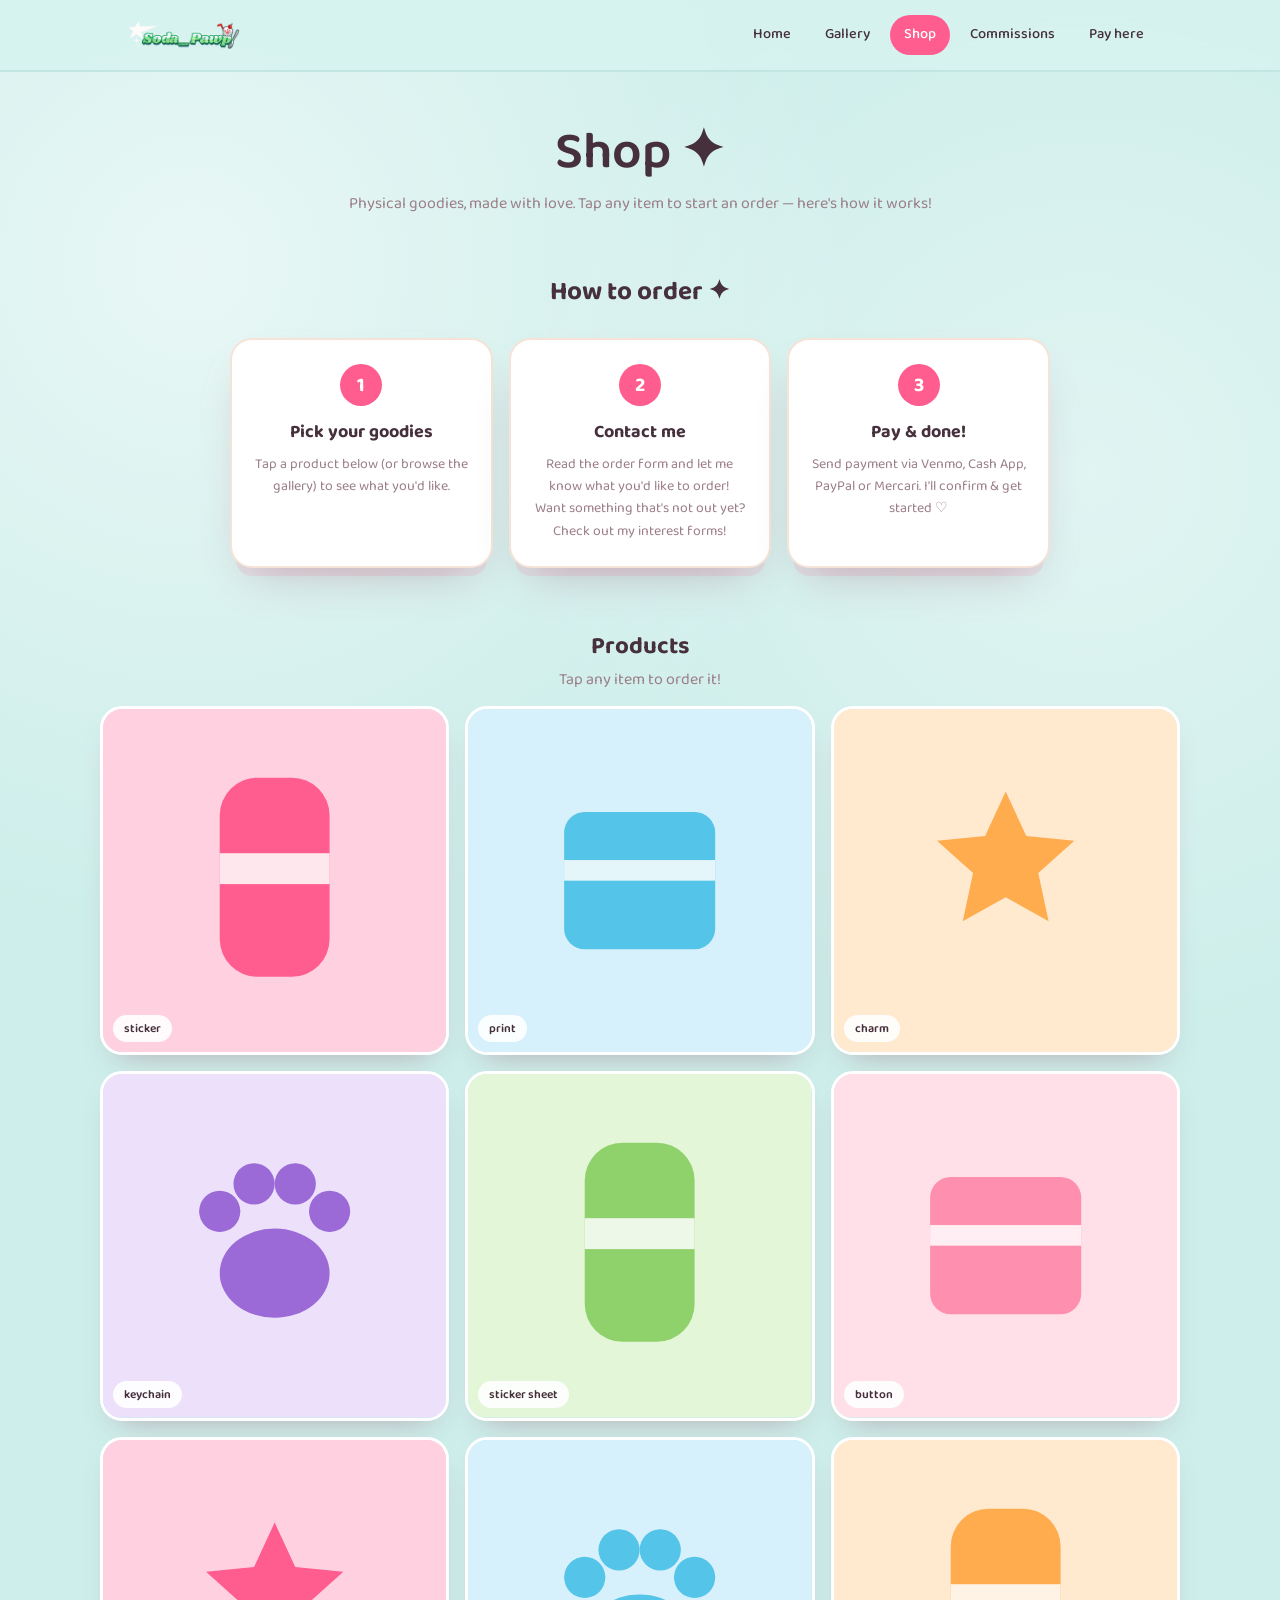
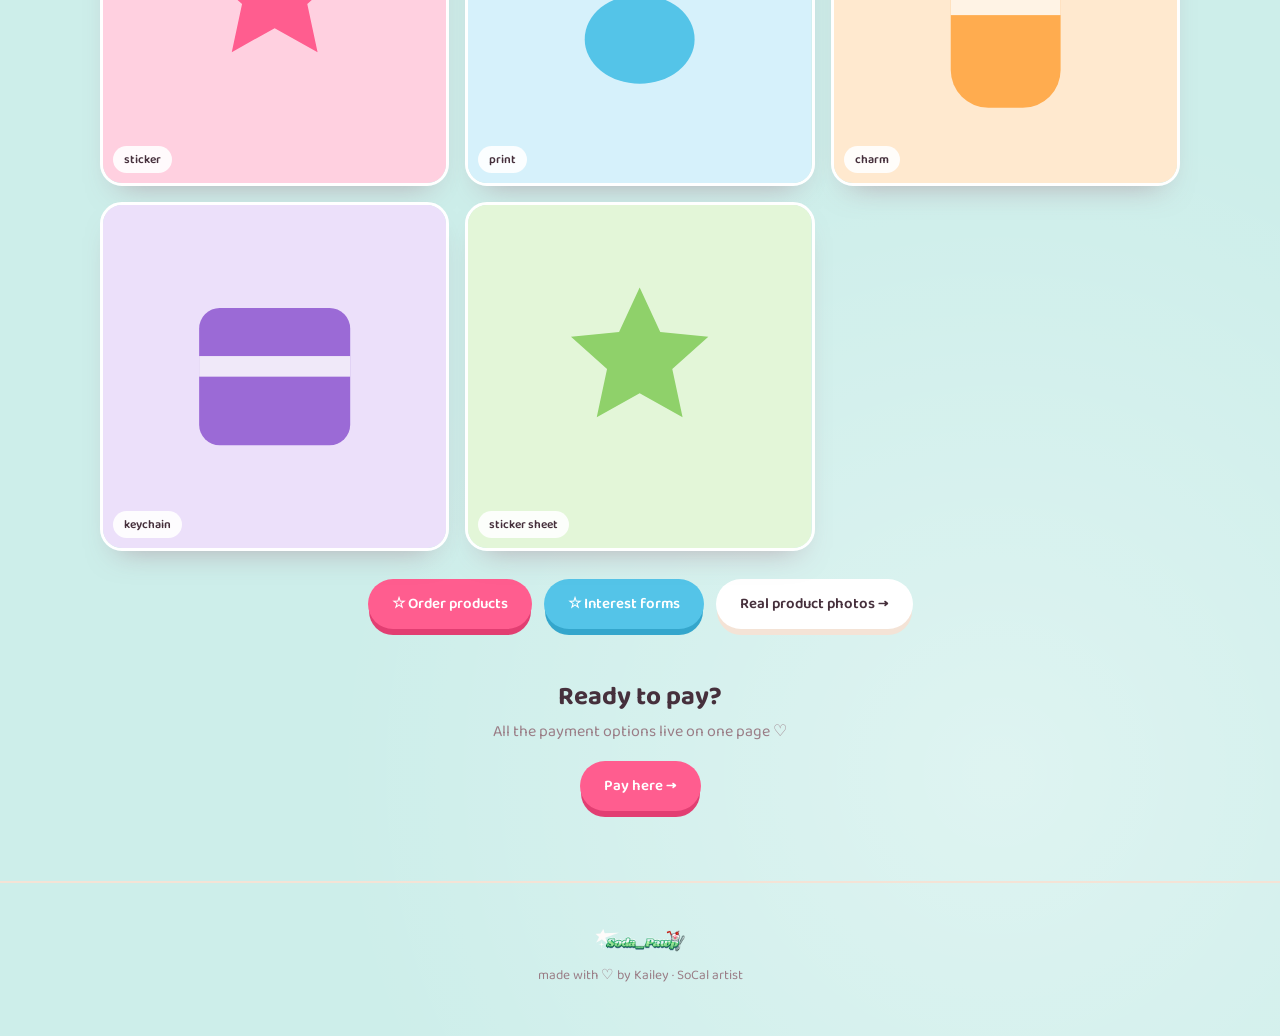
<file: shop.html>
<!DOCTYPE html>
<html lang="en">
<head>
<meta charset="UTF-8" />
<meta name="viewport" content="width=device-width, initial-scale=1.0" />
<title>Shop — Soda Pawp</title>
<link rel="preconnect" href="https://fonts.googleapis.com" />
<link rel="preconnect" href="https://fonts.gstatic.com" crossorigin />
<link href="https://fonts.googleapis.com/css2?family=Baloo+2:wght@400;500;600;700;800&display=swap" rel="stylesheet" />
<link rel="stylesheet" href="style.css" />
</head>
<body>

<div class="bubbles">
  <span style="left:12%;width:30px;height:30px;background:#54c4e8;animation-duration:15s"></span>
  <span style="left:48%;width:24px;height:24px;background:#ff5d8f;animation-duration:12s;animation-delay:2s"></span>
  <span style="left:80%;width:42px;height:42px;background:#8fd16a;animation-duration:19s;animation-delay:1s"></span>
</div>

<header>
  <div class="nav-in">
    <a class="logo" href="index.html">
      <img class="logomark" src="logo1.png" alt="Soda Pawp" onerror="this.style.display='none';this.nextElementSibling.style.display='inline'">
      <span class="logo-fallback" style="display:none">Soda<b>Pawp</b></span>
    </a>
    <nav class="nav">
      <a href="index.html">Home</a>
      <a href="gallery.html">Gallery</a>
      <a href="shop.html" class="active">Shop</a>
      <a href="commissions.html">Commissions</a>
      <a href="pay.html">Pay here</a>
    </nav>
  </div>
</header>

<main>
  <section class="page-head wrap">
    <h1>Shop ✦</h1>
    <p>Physical goodies, made with love. Tap any item to start an order — here's how it works!</p>
  </section>

  <section class="section wrap">
    <div class="center" style="margin-bottom:24px;">
      <h2 style="font-size:26px;">How to order ✦</h2>
    </div>
    <div class="steps">
      <div class="step"><div class="num">1</div><h3>Pick your goodies</h3><p>Tap a product below (or browse the gallery) to see what you'd like.</p></div>
      <div class="step"><div class="num">2</div><h3>Contact me</h3><p>Read the order form and let me know what you'd like to order! Want something that's not out yet? Check out my interest forms!</p></div>
      <div class="step"><div class="num">3</div><h3>Pay &amp; done!</h3><p>Send payment via Venmo, Cash App, PayPal or Mercari. I'll confirm &amp; get started ♡</p></div>
    </div>
  </section>

  <section class="section wrap">
    <div class="center" style="margin-bottom:14px;"><h2 style="font-size:24px;">Products</h2><p style="color:var(--soft)">Tap any item to order it!</p></div>
    <div class="art-grid" id="shopGrid"></div>

    <div class="row-btns" style="margin-top:28px;">
      <a class="btn btn-cherry" href="https://docs.google.com/document/d/1SBZsHbrwWIygRHL1YIG7nrLLphSn-xzdlB2cOWogMe4/edit" target="_blank" rel="noopener">☆ Order products</a>
      <a class="btn btn-blue" href="https://docs.google.com/document/d/1Cj8OUn0ysfhQFO-D8om48i-JYsGxpr1ZfXQPkaoEWWY/edit" target="_blank" rel="noopener">☆ Interest forms</a>
      <a class="btn btn-ghost" href="https://drive.google.com/drive/folders/1duORkIlEJBHWimkKHtrhyfQEWfX2cEQp" target="_blank" rel="noopener">Real product photos →</a>
    </div>

    <div class="center" style="margin-top:48px;">
      <h2 style="font-size:26px;">Ready to pay?</h2>
      <p style="color:var(--soft)">All the payment options live on one page ♡</p>
      <div class="row-btns" style="margin-top:16px;"><a class="btn btn-cherry" href="pay.html">Pay here →</a></div>
    </div>
  </section>
</main>

<div class="modal" id="buyModal" onclick="if(event.target===this)closeBuy()">
  <div class="modal-box">
    <h3>Want to purchase? ♡</h3>
    <p>Yay! Head to the pay page to fill out the order form &amp; pay.</p>
    <div class="row-btns">
      <a class="btn btn-cherry" href="pay.html">Pay here →</a>
      <button class="btn btn-ghost" type="button" onclick="closeBuy()">Keep looking</button>
    </div>
  </div>
</div>

<footer>
  <a class="logo" href="index.html"><img class="logomark" src="logo1.png" alt="Soda Pawp" onerror="this.style.display='none';this.nextElementSibling.style.display='inline'"><span class="logo-fallback" style="display:none">Soda<b>Pawp</b></span></a>
  <div>made with ♡ by Kailey · SoCal artist</div>
</footer>

<script src="images.js"></script>
<script>
  const palettes=[['#ff5d8f','#ffd0e0'],['#54c4e8','#d6f1fb'],['#ffac4f','#ffe9cf'],['#9b6ad6','#ece0fa'],['#8fd16a','#e3f6d8'],['#ff8fae','#ffe0e9']];
  const motifs=[
    c=>`<rect x="34" y="20" width="32" height="58" rx="11" fill="${c[0]}"/><rect x="34" y="42" width="32" height="9" fill="#fff" opacity=".85"/>`,
    c=>`<rect x="28" y="30" width="44" height="40" rx="6" fill="${c[0]}"/><rect x="28" y="44" width="44" height="6" fill="#fff" opacity=".85"/>`,
    c=>`<path d="M50 24 l6 13 14 1.4 -10.5 9.4 3 14 -12.5-7 -12.5 7 3-14 -10.5-9.4 14-1.4 Z" fill="${c[0]}"/>`,
    c=>`<g fill="${c[0]}"><ellipse cx="50" cy="58" rx="16" ry="13"/><circle cx="34" cy="40" r="6"/><circle cx="44" cy="32" r="6"/><circle cx="56" cy="32" r="6"/><circle cx="66" cy="40" r="6"/></g>`
  ];
  const tags=['sticker','print','charm','keychain','sticker sheet','button'];
  const drive=window.SODA_IMAGES||[];const driveUrl=window.driveUrl;
  let html='';
  const N=drive.length||6;
  for(let i=0;i<N;i++){const c=palettes[i%palettes.length];const m=motifs[i%motifs.length];
    const id=drive[i]||null;
    const img=id?`<img src="${driveUrl(id)}" data-fid="${id}" referrerpolicy="no-referrer" onerror="driveErr(this)" alt="">`:`<img src="images/product-${i+1}.jpg" referrerpolicy="no-referrer" onerror="this.remove()" alt="">`;
    html+=`<a class="art" href="#" onclick="askBuy(event)" title="Want to purchase?"><svg viewBox="0 0 100 100"><rect width="100" height="100" fill="${c[1]}"/>${m(c)}</svg>${img}<span class="tag">${tags[i%tags.length]}</span></a>`;}
  document.getElementById('shopGrid').innerHTML=html;

  function askBuy(e){ e.preventDefault(); document.getElementById('buyModal').classList.add('show'); }
  function closeBuy(){ document.getElementById('buyModal').classList.remove('show'); }
</script>
</body>
</html>
</file>
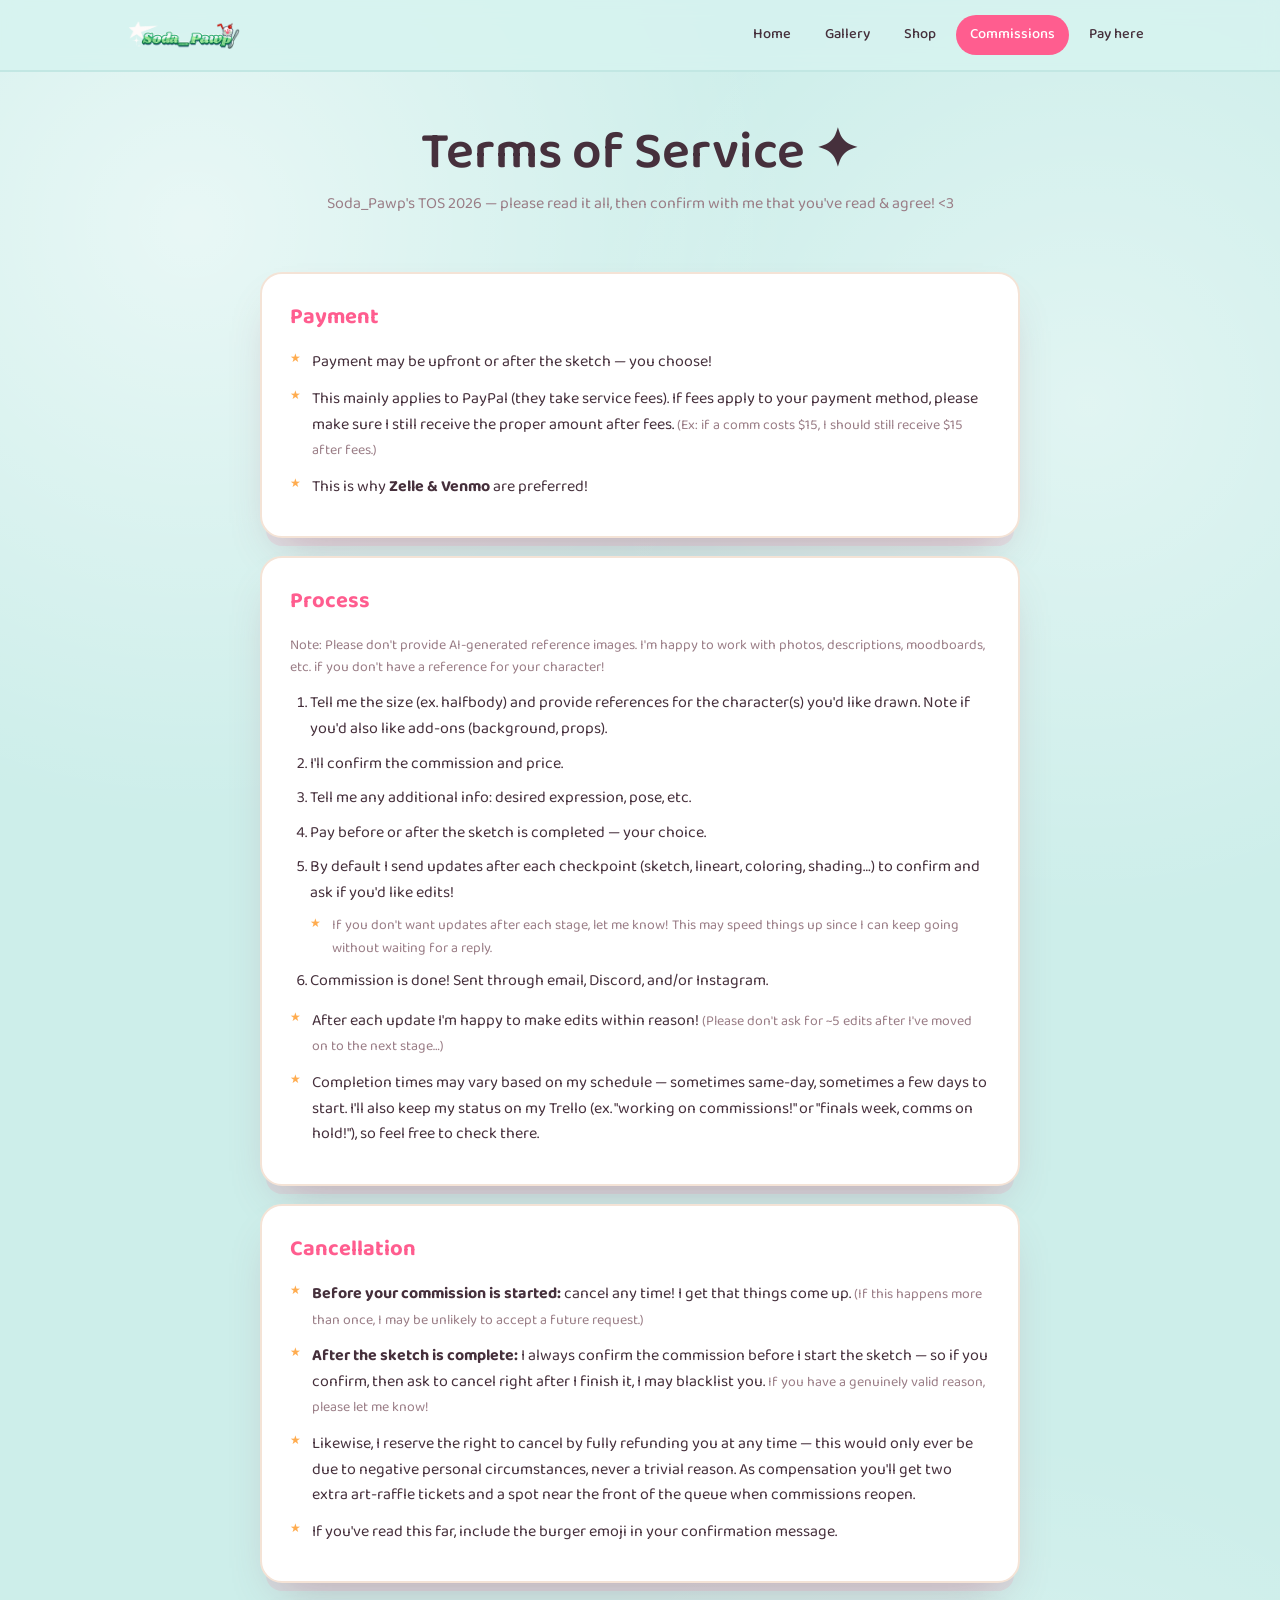
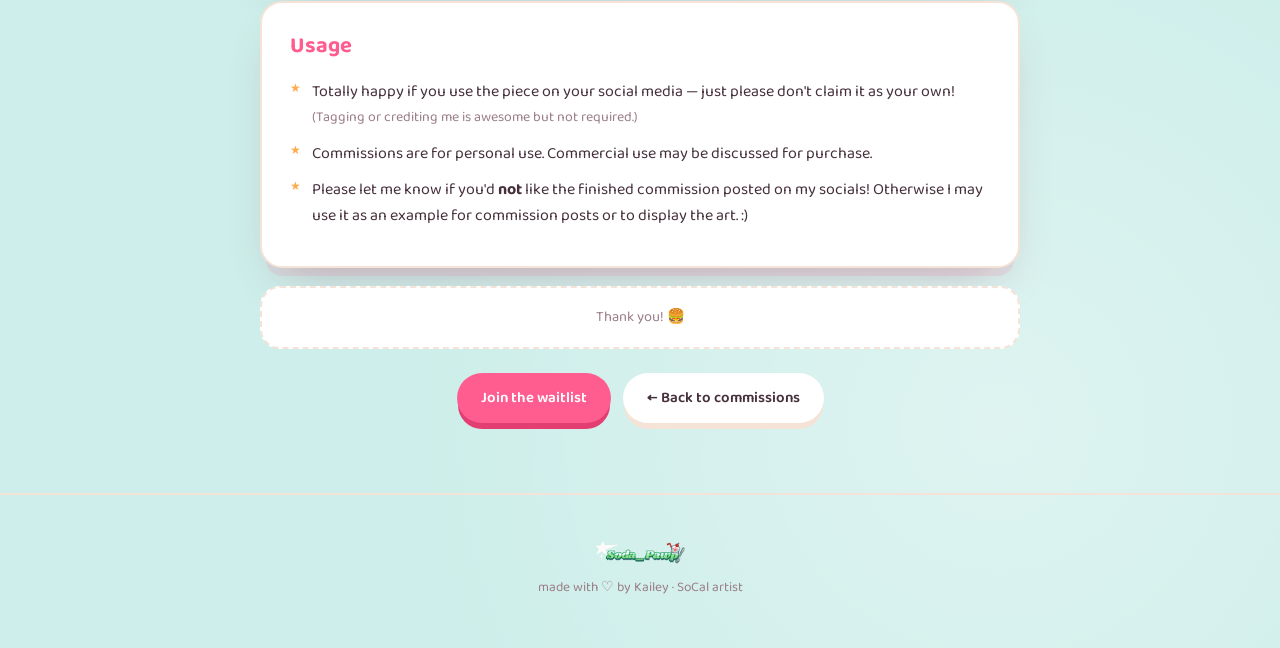
<file: tos.html>
<!DOCTYPE html>
<html lang="en">
<head>
<meta charset="UTF-8" />
<meta name="viewport" content="width=device-width, initial-scale=1.0" />
<title>TOS — Soda Pawp</title>
<link rel="preconnect" href="https://fonts.googleapis.com" />
<link rel="preconnect" href="https://fonts.gstatic.com" crossorigin />
<link href="https://fonts.googleapis.com/css2?family=Baloo+2:wght@400;500;600;700;800&display=swap" rel="stylesheet" />
<link rel="stylesheet" href="style.css" />
</head>
<body>

<div class="bubbles">
  <span style="left:10%;width:34px;height:34px;background:#ff5d8f;animation-duration:16s"></span>
  <span style="left:46%;width:22px;height:22px;background:#ffac4f;animation-duration:12s;animation-delay:2s"></span>
  <span style="left:80%;width:40px;height:40px;background:#9b6ad6;animation-duration:18s;animation-delay:1s"></span>
</div>

<header>
  <div class="nav-in">
    <a class="logo" href="index.html">
      <img class="logomark" src="logo1.png" alt="Soda Pawp" onerror="this.style.display='none';this.nextElementSibling.style.display='inline'">
      <span class="logo-fallback" style="display:none">Soda<b>Pawp</b></span>
    </a>
    <nav class="nav">
      <a href="index.html">Home</a>
      <a href="gallery.html">Gallery</a>
      <a href="shop.html">Shop</a>
      <a href="commissions.html" class="active">Commissions</a>
      <a href="pay.html">Pay here</a>
    </nav>
  </div>
</header>

<main>
  <section class="page-head wrap">
    <h1>Terms of Service ✦</h1>
    <p>Soda_Pawp's TOS 2026 — please read it all, then confirm with me that you've read &amp; agree! &lt;3</p>
  </section>

  <section class="section wrap">
    <div class="tos">

      <div class="tos-card">
        <h2>Payment</h2>
        <ul>
          <li>Payment may be upfront or after the sketch — you choose!</li>
          <li>This mainly applies to PayPal (they take service fees). If fees apply to your payment method, please make sure I still receive the proper amount after fees. <span class="sub">(Ex: if a comm costs $15, I should still receive $15 after fees.)</span></li>
          <li>This is why <b>Zelle &amp; Venmo</b> are preferred!</li>
        </ul>
      </div>

      <div class="tos-card">
        <h2>Process</h2>
        <p class="sub">Note: Please don't provide AI-generated reference images. I'm happy to work with photos, descriptions, moodboards, etc. if you don't have a reference for your character!</p>
        <ol>
          <li>Tell me the size (ex. halfbody) and provide references for the character(s) you'd like drawn. Note if you'd also like add-ons (background, props).</li>
          <li>I'll confirm the commission and price.</li>
          <li>Tell me any additional info: desired expression, pose, etc.</li>
          <li>Pay before or after the sketch is completed — your choice.</li>
          <li>By default I send updates after each checkpoint (sketch, lineart, coloring, shading…) to confirm and ask if you'd like edits!
            <ul><li class="sub">If you don't want updates after each stage, let me know! This may speed things up since I can keep going without waiting for a reply.</li></ul>
          </li>
          <li>Commission is done! Sent through email, Discord, and/or Instagram.</li>
        </ol>
        <ul style="margin-top:14px;">
          <li>After each update I'm happy to make edits within reason! <span class="sub">(Please don't ask for ~5 edits after I've moved on to the next stage…)</span></li>
          <li>Completion times may vary based on my schedule — sometimes same-day, sometimes a few days to start. I'll also keep my status on my Trello (ex. "working on commissions!" or "finals week, comms on hold!"), so feel free to check there.</li>
        </ul>
      </div>

      <div class="tos-card">
        <h2>Cancellation</h2>
        <ul>
          <li><b>Before your commission is started:</b> cancel any time! I get that things come up. <span class="sub">(If this happens more than once, I may be unlikely to accept a future request.)</span></li>
          <li><b>After the sketch is complete:</b> I always confirm the commission before I start the sketch — so if you confirm, then ask to cancel right after I finish it, I may blacklist you. <span class="sub">If you have a genuinely valid reason, please let me know!</span></li>
          <li>Likewise, I reserve the right to cancel by fully refunding you at any time — this would only ever be due to negative personal circumstances, never a trivial reason. As compensation you'll get two extra art-raffle tickets and a spot near the front of the queue when commissions reopen.</li>
          <li>If you've read this far, include the burger emoji in your confirmation message.</li>
        </ul>
      </div>

      <div class="tos-card">
        <h2>Usage</h2>
        <ul>
          <li>Totally happy if you use the piece on your social media — just please don't claim it as your own! <span class="sub">(Tagging or crediting me is awesome but not required.)</span></li>
          <li>Commissions are for personal use. Commercial use may be discussed for purchase.</li>
          <li>Please let me know if you'd <b>not</b> like the finished commission posted on my socials! Otherwise I may use it as an example for commission posts or to display the art. :)</li>
        </ul>
      </div>

      <div class="note" style="text-align:center;">Thank you! 🍔</div>

      <div class="row-btns" style="margin-top:24px;">
        <a class="btn btn-cherry" href="https://forms.gle/xNKrtmxmKZ3cr82T6" target="_blank" rel="noopener">Join the waitlist</a>
        <a class="btn btn-ghost" href="commissions.html">← Back to commissions</a>
      </div>
    </div>
  </section>
</main>

<footer>
  <a class="logo" href="index.html"><img class="logomark" src="logo1.png" alt="Soda Pawp" onerror="this.style.display='none';this.nextElementSibling.style.display='inline'"><span class="logo-fallback" style="display:none">Soda<b>Pawp</b></span></a>
  <div>made with ♡ by Kailey · SoCal artist</div>
</footer>

</body>
</html>
</file>
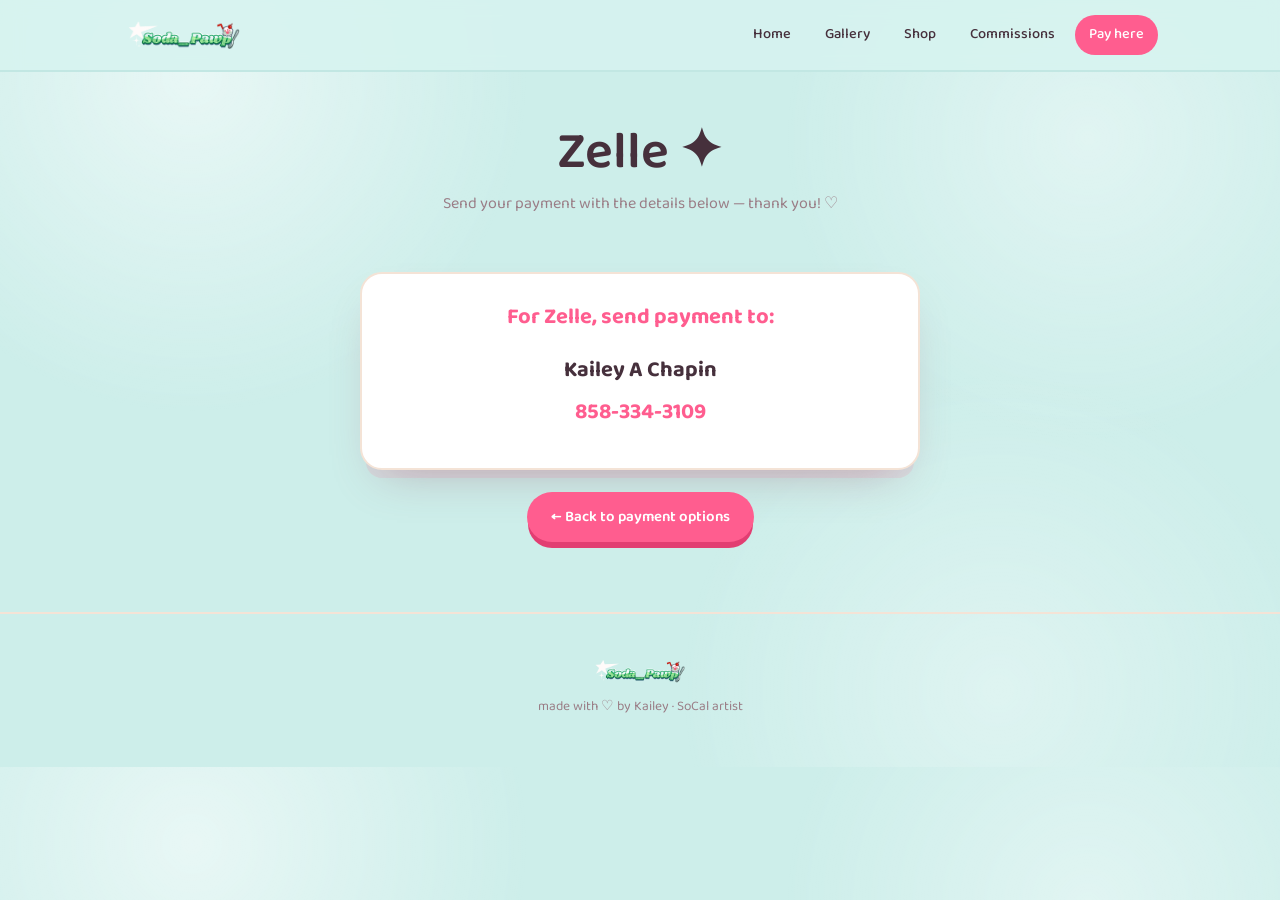
<file: zelle.html>
<!DOCTYPE html>
<html lang="en">
<head>
<meta charset="UTF-8" />
<meta name="viewport" content="width=device-width, initial-scale=1.0" />
<title>Zelle — Soda Pawp</title>
<link rel="preconnect" href="https://fonts.googleapis.com" />
<link rel="preconnect" href="https://fonts.gstatic.com" crossorigin />
<link href="https://fonts.googleapis.com/css2?family=Baloo+2:wght@400;500;600;700;800&display=swap" rel="stylesheet" />
<link rel="stylesheet" href="style.css" />
</head>
<body>

<div class="bubbles">
  <span style="left:12%;width:34px;height:34px;background:#9b6ad6;animation-duration:16s"></span>
  <span style="left:50%;width:22px;height:22px;background:#54c4e8;animation-duration:12s;animation-delay:2s"></span>
  <span style="left:82%;width:40px;height:40px;background:#ff5d8f;animation-duration:18s;animation-delay:1s"></span>
</div>

<header>
  <div class="nav-in">
    <a class="logo" href="index.html">
      <img class="logomark" src="logo1.png" alt="Soda Pawp" onerror="this.style.display='none';this.nextElementSibling.style.display='inline'">
      <span class="logo-fallback" style="display:none">Soda<b>Pawp</b></span>
    </a>
    <nav class="nav">
      <a href="index.html">Home</a>
      <a href="gallery.html">Gallery</a>
      <a href="shop.html">Shop</a>
      <a href="commissions.html">Commissions</a>
      <a href="pay.html" class="active">Pay here</a>
    </nav>
  </div>
</header>

<main>
  <section class="page-head wrap">
    <h1>Zelle ✦</h1>
    <p>Send your payment with the details below — thank you! ♡</p>
  </section>

  <section class="section wrap">
    <div class="tos" style="max-width:560px;">
      <div class="tos-card" style="text-align:center;">
        <h2 style="margin-bottom:18px;">For Zelle, send payment to:</h2>
        <p style="font-size:22px;font-weight:700;color:var(--ink);margin-bottom:6px;">Kailey A Chapin</p>
        <p style="font-size:22px;font-weight:700;color:var(--cherry);">858-334-3109</p>
      </div>
      <div class="row-btns" style="margin-top:22px;">
        <a class="btn btn-cherry" href="pay.html">← Back to payment options</a>
      </div>
    </div>
  </section>
</main>

<footer>
  <a class="logo" href="index.html"><img class="logomark" src="logo1.png" alt="Soda Pawp" onerror="this.style.display='none';this.nextElementSibling.style.display='inline'"><span class="logo-fallback" style="display:none">Soda<b>Pawp</b></span></a>
  <div>made with ♡ by Kailey · SoCal artist</div>
</footer>

</body>
</html>
</file>
<file: style.css>
/* ===== Soda Pawp — fizzy soda-pop styles ===== */
:root{
  --cream:#fff6ec;     /* cream soda background */
  --paper:#ffffff;
  --ink:#46303c;       /* deep plum-brown text */
  --soft:#9a7d86;
  --cherry:#ff5d8f;    /* primary pink pop */
  --grape:#9b6ad6;
  --blue:#54c4e8;
  --orange:#ffac4f;
  --lime:#8fd16a;
  --line:#f4e3d6;
  --shadow:0 14px 0 -6px rgba(255,93,143,.12), 0 22px 44px -22px rgba(150,90,110,.45);
}
*{box-sizing:border-box;margin:0;padding:0;}
html{scroll-behavior:smooth;}
body{
  font-family:'Baloo 2',sans-serif; color:var(--ink); background:#cdeeea;
  line-height:1.6; -webkit-font-smoothing:antialiased; overflow-x:hidden;
  background-image:radial-gradient(circle at 15% 10%, rgba(255,255,255,.55), transparent 26%),
                   radial-gradient(circle at 85% 18%, rgba(255,255,255,.4), transparent 24%),
                   radial-gradient(circle at 78% 90%, rgba(255,255,255,.35), transparent 26%);
}
.wrap{max-width:1080px;margin:0 auto;padding:0 22px;}
h1,h2,h3,.logo,.btn,.nav a,.pill{font-family:'Baloo 2',sans-serif;font-weight:700;}
a{color:inherit;}

/* floating bubbles */
.bubbles{position:fixed;inset:0;z-index:0;pointer-events:none;overflow:hidden;}
.bubbles span{position:absolute;bottom:-60px;opacity:.7;animation:rise linear infinite;
  clip-path:polygon(50% 0%,61% 35%,98% 35%,68% 57%,79% 91%,50% 70%,21% 91%,32% 57%,2% 35%,39% 35%);}
@keyframes rise{to{transform:translateY(-115vh) rotate(40deg);opacity:0;}}

/* nav */
header{position:sticky;top:0;z-index:30;background:rgba(214,243,240,.88);backdrop-filter:blur(10px);border-bottom:2px solid #c2e7e3;}
.nav-in{display:flex;align-items:center;justify-content:space-between;gap:14px;padding:14px 22px;max-width:1080px;margin:0 auto;}
.logo{display:flex;align-items:center;gap:9px;font-size:23px;font-weight:700;color:var(--ink);text-decoration:none;}
.logo .can{width:26px;height:32px;}
.logo .logomark{height:42px;width:auto;display:block;}
.logo b{color:var(--cherry);}
footer .logo .logomark{height:34px;}
.nav{display:flex;gap:6px;flex-wrap:wrap;}
.nav a{font-size:14.5px;font-weight:500;text-decoration:none;padding:8px 14px;border-radius:30px;transition:.18s;color:var(--ink);}
.nav a:hover{background:#fff;box-shadow:0 4px 14px -6px rgba(150,90,110,.4);}
.nav a.active{background:var(--cherry);color:#fff;}
@media(max-width:620px){.nav a{padding:7px 10px;font-size:13px;}.logo{font-size:19px;}}

/* buttons */
.btn{display:inline-flex;align-items:center;gap:8px;font-size:15px;font-weight:600;text-decoration:none;
  padding:13px 24px;border-radius:40px;border:none;cursor:pointer;transition:transform .15s, box-shadow .15s;}
.btn:active{transform:translateY(2px);}
.btn-cherry{background:var(--cherry);color:#fff;box-shadow:0 7px 0 -1px #e23e72;}
.btn-cherry:hover{transform:translateY(-2px);box-shadow:0 9px 0 -1px #e23e72;}
.btn-grape{background:var(--grape);color:#fff;box-shadow:0 7px 0 -1px #7d4cbb;}
.btn-grape:hover{transform:translateY(-2px);}
.btn-blue{background:var(--blue);color:#fff;box-shadow:0 7px 0 -1px #34a6cc;}
.btn-blue:hover{transform:translateY(-2px);}
.btn-ghost{background:#fff;color:var(--ink);box-shadow:0 7px 0 -1px var(--line);}
.btn-ghost:hover{transform:translateY(-2px);}

/* page shell */
main{position:relative;z-index:1;}
.page-head{text-align:center;padding:54px 0 26px;}
.page-head h1{font-size:clamp(34px,6vw,52px);font-weight:600;line-height:1.05;}
.page-head p{color:var(--soft);font-size:16px;margin-top:10px;}
.section{padding:30px 0;}

/* sticker badge */
.pill{display:inline-block;font-size:12.5px;font-weight:600;letter-spacing:.4px;padding:6px 14px;border-radius:30px;
  background:#fff;border:2px dashed var(--orange);color:var(--ink);transform:rotate(-2deg);}
.pill.open{border-color:var(--lime);} .pill.closed{border-color:var(--cherry);}

/* hero */
.hero{text-align:center;padding:60px 0 40px;}
.hero h1{font-size:clamp(42px,9vw,84px);font-weight:600;line-height:.98;letter-spacing:-1px;}
.hero h1 .pop{color:var(--cherry);}
.hero .mascot{width:clamp(120px,28vw,180px);height:auto;margin:0 auto 8px;display:block;filter:drop-shadow(0 16px 22px rgba(150,90,110,.3));}
.hero .lede{max-width:520px;margin:18px auto 8px;font-size:18px;color:var(--ink);}
.hero .cta-row{display:flex;gap:12px;justify-content:center;flex-wrap:wrap;margin-top:24px;}

/* cards grid */
.cards{display:grid;grid-template-columns:repeat(3,1fr);gap:18px;}
@media(max-width:760px){.cards{grid-template-columns:1fr;}}
.card{background:var(--paper);border:2px solid var(--line);border-radius:24px;padding:26px;text-align:center;
  box-shadow:var(--shadow);transition:transform .18s;}
.card:hover{transform:translateY(-5px) rotate(-.6deg);}
.card .ico{width:54px;height:54px;margin:0 auto 12px;}
.card h3{font-size:21px;font-weight:600;margin-bottom:6px;}
.card p{color:var(--soft);font-size:14.5px;margin-bottom:16px;}

/* hero profile pic */
.hero .pfp{width:clamp(150px,32vw,210px);height:auto;border-radius:50%;margin:0 auto 10px;display:block;
  box-shadow:0 16px 30px -16px rgba(60,110,110,.5);}
.hero .hero-logo{width:min(460px,84%);height:auto;display:block;margin:6px auto 0;}

/* social icon buttons */
.socials{display:flex;gap:16px;justify-content:center;flex-wrap:wrap;}
.social{width:84px;height:84px;background:#fdfffe;border:2px solid var(--line);border-radius:22px;
  display:flex;align-items:center;justify-content:center;box-shadow:0 9px 0 -3px var(--line);transition:transform .16s,box-shadow .16s;}
.social:hover{transform:translateY(-4px) rotate(-2deg);box-shadow:0 13px 0 -3px var(--line);}
.social svg{width:40px;height:40px;fill:#ee6c5d;}
@media(max-width:480px){.social{width:70px;height:70px;}.social svg{width:34px;height:34px;}}

/* how to order steps */
.steps{display:grid;grid-template-columns:repeat(3,1fr);gap:16px;max-width:820px;margin:0 auto;}
@media(max-width:760px){.steps{grid-template-columns:1fr;}}
.step{background:var(--paper);border:2px solid var(--line);border-radius:22px;padding:24px 22px;text-align:center;box-shadow:var(--shadow);}
.step .num{width:42px;height:42px;line-height:42px;border-radius:50%;background:var(--cherry);color:#fff;font-family:'Baloo 2',sans-serif;font-weight:700;font-size:20px;margin:0 auto 12px;}
.step h3{font-size:18px;margin-bottom:6px;}
.step p{color:var(--soft);font-size:14px;}

/* art grid */
.art-grid{display:grid;grid-template-columns:repeat(3,1fr);gap:16px;}
@media(max-width:760px){.art-grid{grid-template-columns:repeat(2,1fr);}}
.art{display:block;aspect-ratio:1/1;border-radius:22px;overflow:hidden;position:relative;border:3px solid #fff;
  box-shadow:0 16px 30px -18px rgba(150,90,110,.5);transition:transform .18s;text-decoration:none;color:inherit;}
.art:hover{transform:scale(1.03) rotate(-1deg);}
.art svg{position:absolute;inset:0;width:100%;height:100%;}
.art img{position:absolute;inset:0;width:100%;height:100%;object-fit:cover;z-index:1;}
.art .tag{position:absolute;left:10px;bottom:10px;font-family:'Baloo 2',sans-serif;font-size:12px;font-weight:600;
  background:rgba(255,255,255,.9);padding:4px 11px;border-radius:20px;color:var(--ink);}

/* price cards */
.prices{display:grid;grid-template-columns:repeat(3,1fr);gap:18px;}
@media(max-width:760px){.prices{grid-template-columns:1fr;}}
.price{background:var(--paper);border:2px solid var(--line);border-radius:24px;padding:24px;text-align:center;box-shadow:var(--shadow);}
.price .ptype{font-family:'Baloo 2',sans-serif;font-size:20px;font-weight:600;margin-bottom:14px;}
.price .row{display:flex;justify-content:space-between;font-size:15px;padding:9px 0;border-top:1px dashed var(--line);}
.price .row span:first-child{color:var(--soft);}
.price .row b{font-family:'Baloo 2',sans-serif;color:var(--cherry);font-size:18px;}

.note{background:#fff;border:2px dashed var(--line);border-radius:20px;padding:18px 22px;text-align:center;color:var(--soft);font-size:14.5px;}
.center{text-align:center;}
.row-btns{display:flex;gap:12px;justify-content:center;flex-wrap:wrap;margin-top:8px;}

/* pay / social list */
.linklist{display:grid;grid-template-columns:repeat(2,1fr);gap:12px;max-width:640px;margin:0 auto;}
@media(max-width:560px){.linklist{grid-template-columns:1fr;}}
.linkrow{display:flex;align-items:center;gap:12px;background:#fff;border:2px solid var(--line);border-radius:18px;
  padding:14px 18px;text-decoration:none;font-weight:600;font-family:'Baloo 2',sans-serif;transition:.16s;box-shadow:0 8px 0 -3px var(--line);}
.linkrow:hover{transform:translateY(-3px);border-color:var(--cherry);}
.linkrow .dot{width:17px;height:17px;flex:none;
  clip-path:polygon(50% 0%,61% 35%,98% 35%,68% 57%,79% 91%,50% 70%,21% 91%,32% 57%,2% 35%,39% 35%);}

/* purchase modal */
.modal{position:fixed;inset:0;z-index:200;display:none;align-items:center;justify-content:center;background:rgba(70,48,60,.45);backdrop-filter:blur(3px);padding:20px;}
.modal.show{display:flex;}
.modal-box{background:var(--paper);border:2px solid var(--line);border-radius:26px;padding:34px 30px;max-width:360px;width:100%;text-align:center;box-shadow:var(--shadow);animation:pop .25s ease;}
@keyframes pop{from{transform:scale(.9);opacity:0;}to{transform:none;opacity:1;}}
.modal-box h3{font-size:25px;margin-bottom:8px;}
.modal-box p{color:var(--soft);margin-bottom:22px;}
.modal-box .row-btns{margin-top:0;}

/* TOS page */
.tos{max-width:760px;margin:0 auto;}
.tos-card{background:var(--paper);border:2px solid var(--line);border-radius:22px;padding:26px 28px;margin-bottom:18px;box-shadow:var(--shadow);}
.tos-card h2{color:var(--cherry);font-size:22px;margin-bottom:14px;}
.tos-card p{margin-bottom:12px;}
.tos-card ul{list-style:none;padding:0;margin:0;}
.tos-card ul li{position:relative;padding-left:22px;margin-bottom:11px;}
.tos-card ul li::before{content:'★';position:absolute;left:0;top:0;color:var(--orange);font-size:12px;}
.tos-card ol{margin:0 0 0 20px;padding:0;}
.tos-card ol li{margin-bottom:9px;}
.tos-card ol li ul li{margin-top:9px;}
.tos-card .sub{color:var(--soft);font-size:14px;}

footer{position:relative;z-index:1;text-align:center;padding:40px 20px 50px;color:var(--soft);font-size:13.5px;border-top:2px solid var(--line);margin-top:40px;}
footer .logo{justify-content:center;margin-bottom:8px;font-size:20px;}
footer a{color:var(--cherry);text-decoration:none;font-weight:600;}
</file>
